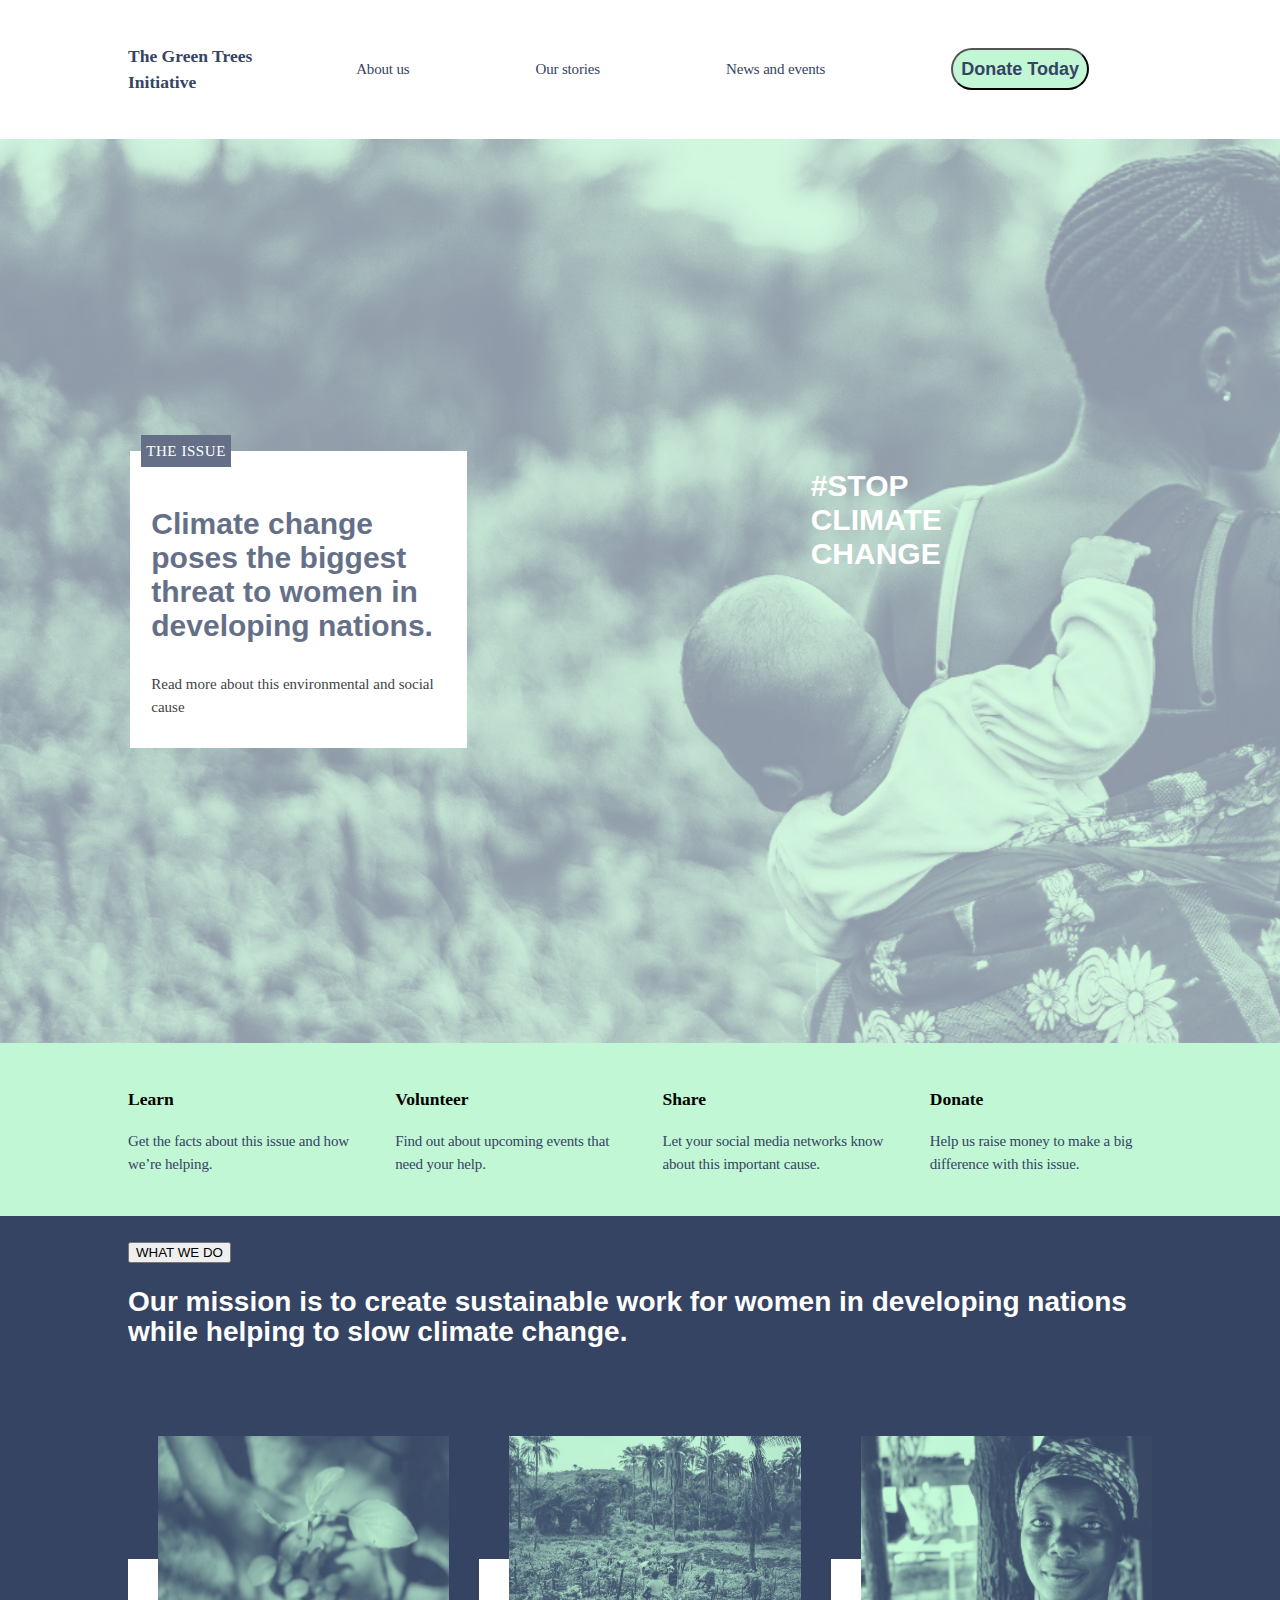
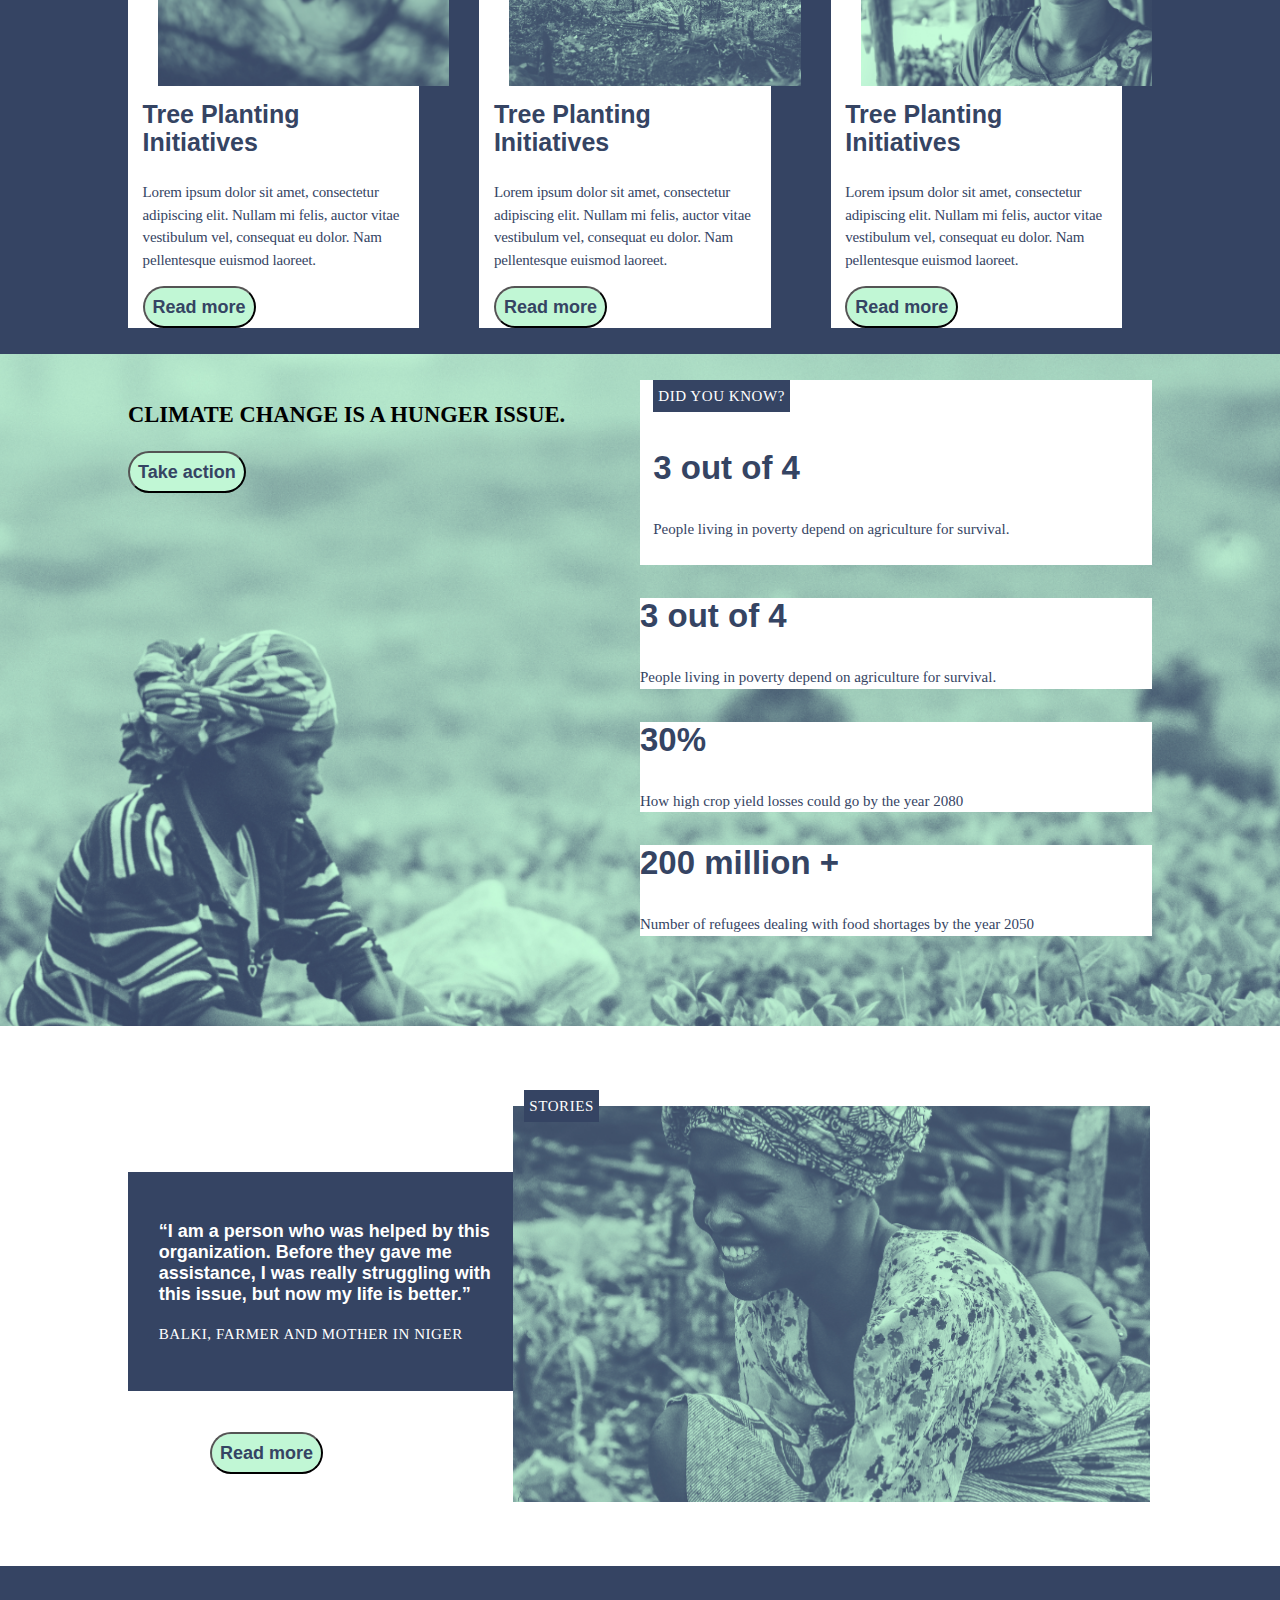
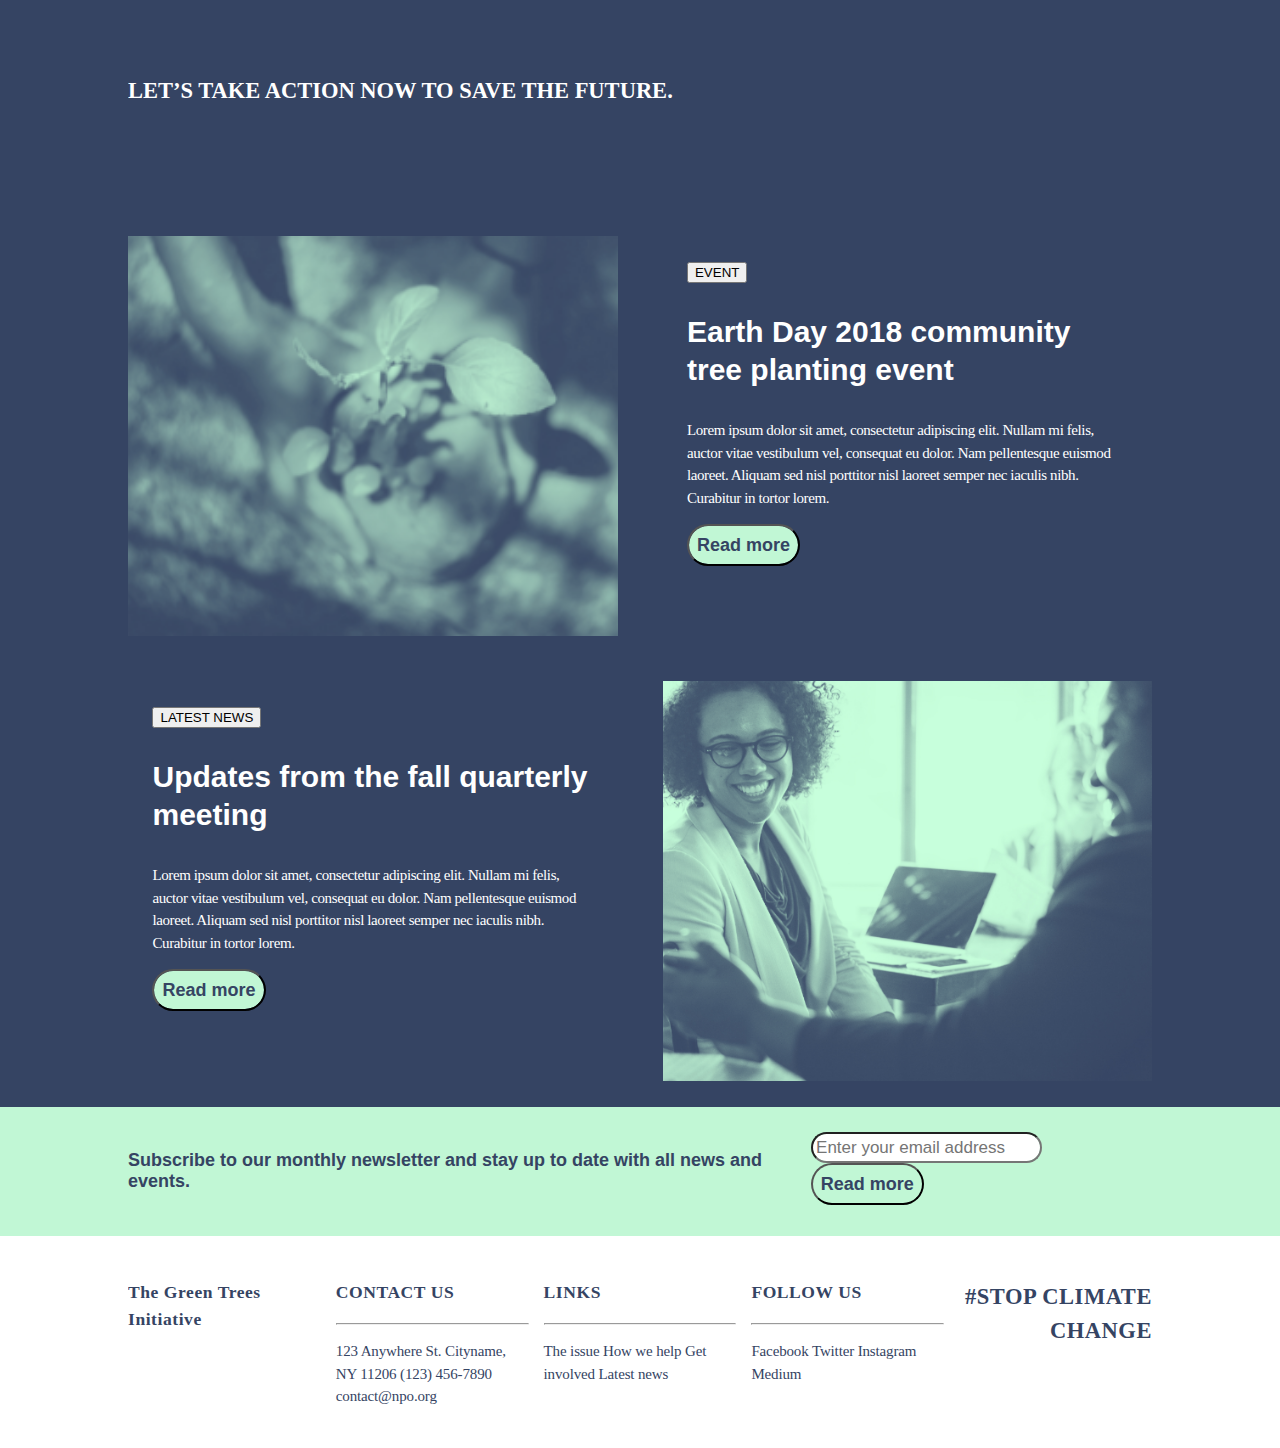
<file: html/index.html>
<!doctype html>
<html lang="en"><head>
    <meta charset="utf-8">
    <meta http-equiv="X-UA-Compatible" content="IE=edge">
    <meta name="description" content="Green Tree Initiative">
    <meta name="viewport" content="width=device-width, initial-scale=1.0, minimum-scale=1.0">
    <link href="../css/styles.css" rel="stylesheet">
    <title>
        Green Tree Initiative
    </title>  
</head>
<body>
  <header>
      <div class="container" id="nav-bar">
        <div id="title">
          <h3>The Green Trees Initiative</h3>
        </div>
        <nav>
            <a href="about.html" class="nav-link">About us</a>
            <a href="#stories" class="nav-link">Our stories</a>
            <a href="#news_and_events" class="nav-link">News and events</a>
            <a href="donation.html"><button id="donate-btn">Donate Today</button></a>
        </nav>
      </div>
    </header>
    
    <section id="the-issue">
      <div class="container">
        <fieldset>
          <legend>THE ISSUE</legend>
          <div id="content">
          <h3>Climate change poses the biggest threat to women in developing nations.</h3>
          <p>Read more about this environmental and social cause</p>
          </div>
        </fieldset>
        <div id="img"><h1>#STOP CLIMATE CHANGE</h1></div>
      </div>
    </section>
         
    <section id="section2">
      <div class="container">
        <div>
          <h3>Learn</h3>
          <p>Get the facts about this issue and how we’re helping.</p>
        </div>
        <div>
          <h3>Volunteer</h3>
          <p>Find out about upcoming events that need your help.</p>
        </div>
        <div>
          <h3>Share</h3>
          <p>Let your social media networks know about this important cause.</p>
        </div>
        <div>
          <h3>Donate</h3>
          <p>Help us raise money to make a big difference with this issue.</p>
        </div>
      </div>
    </section>
    
    <section id="whatwedo">
      <div class="container">
         <div id="header">
                <input type="button"value="WHAT WE DO">
                <h2>Our mission is to create sustainable work for women in developing nations while helping to slow climate change.</h2>
              </div>
        <div class="wrapper">

          <div class="box1">
            <div class="content" id="content1">
              <h3>Tree Planting Initiatives</h3>
                  <p>Lorem ipsum dolor sit amet, consectetur adipiscing elit. Nullam mi felis, auctor vitae vestibulum vel, consequat eu dolor. Nam pellentesque euismod laoreet.</p>
                  <button>Read more</button>
            </div>
            <div class="snap" id="snap1">
            </div>
          </div>
          
          <div class="box2">
            <div class="content" id="content2">
              <h3>Tree Planting Initiatives</h3>
                  <p>Lorem ipsum dolor sit amet, consectetur adipiscing elit. Nullam mi felis, auctor vitae vestibulum vel, consequat eu dolor. Nam pellentesque euismod laoreet.</p>
                  <button>Read more</button>
            </div>
            <div class="snap" id="snap2">
            </div>
          </div>
          <div class="box3">
            <div class="content" id="content3">
              <h3>Tree Planting Initiatives</h3>
                  <p>Lorem ipsum dolor sit amet, consectetur adipiscing elit. Nullam mi felis, auctor vitae vestibulum vel, consequat eu dolor. Nam pellentesque euismod laoreet.</p>
                  <button>Read more</button>
            </div>
            <div class="snap" id="snap3">
            </div>
          </div>
        </div>
      </div>
    </section>
    
    <section id="take-action">
      <div class="container">
        <div id="header">
          <h2>CLIMATE CHANGE IS A HUNGER ISSUE.</h2>
          <button>Take action</button>
        </div>
        <div class="wrapper">
          <div class="box">
            <fieldset>
              <legend>DID YOU KNOW?</legend>
              <h3>3 out of 4</h3>
              <p>People living in poverty depend on agriculture for survival.</p>
          </fieldset>
          </div>
          <div class="box">
            <h3>3 out of 4</h3>
            <p>People living in poverty depend on agriculture for survival.</p>
          </div>
          <div class="box">
            <h3>30%</h3>
            <p>How high crop yield losses could go by the year 2080</p>
          </div>
          <div class="box">
            <h3>200 million +</h3>
            <p>Number of refugees dealing with food shortages by the year 2050</p>
          </div>
        </div>
      </div>
    </section>
    
    <section id="stories">
      <div class="container">
        <fieldset>
          <legend>STORIES</legend>
        </fieldset>
        <div id="content">
          <h3>“I am a person who was helped by this organization. Before they gave me assistance, I was really struggling with this issue, but now my life is better.”</h3>
          <p>BALKI, FARMER AND MOTHER IN NIGER</p>
        </div>
        <button>Read more</button>
      </div>
    </section>
    
    <section id="takeaction">
      <div class="container">
          <h2>LET’S TAKE ACTION NOW TO SAVE THE FUTURE.</h2>

          <div id="inner-box1" class="box">
          <input  type="button" value="EVENT">
          <h3>Earth Day 2018 community tree planting event</h3>
          <p >Lorem ipsum dolor sit amet, consectetur adipiscing elit. Nullam mi felis, auctor vitae vestibulum vel, consequat eu dolor. Nam pellentesque euismod laoreet. Aliquam sed nisl porttitor nisl laoreet semper nec iaculis nibh. Curabitur in tortor lorem.</p>
          <button >Read more</button>
          </div>
          <div id="img1"></div>
        
          <div id="inner-box2" class="box">
          <input type="button" value="LATEST NEWS">
          <h3>Updates from the fall quarterly meeting</h3>
          <p>Lorem ipsum dolor sit amet, consectetur adipiscing elit. Nullam mi felis, auctor vitae vestibulum vel, consequat eu dolor. Nam pellentesque euismod laoreet. Aliquam sed nisl porttitor nisl laoreet semper nec iaculis nibh. Curabitur in tortor lorem.</p>
          <button>Read more</button>
          </div>
          <div id="img2"></div>
        
      </div>
    </section>
    
    <section id="subscribe">
      <div class="container">
        <h3>Subscribe to our monthly newsletter and stay up to date with all news and events.</h3>
        <div><input type="text" placeholder="Enter your email address">
          <button>Read more</button></div>
      </div>
    </section>
    
    <footer>
      <div class="container">
        <div class="title">
          <h3>The Green Trees Initiative</h3>
        </div>
        <div class="contact-info">
          <h3>CONTACT US</h3>
          <hr>
          <p>123 Anywhere St. Cityname, NY 11206 (123) 456-7890 contact@npo.org</p>
        </div>
        <div class="link">
          <h3>LINKS</h3>
          <hr>
          <p>The issue How we help Get involved Latest news</p>
        </div>
        <div class="social-network">
          <h3>FOLLOW US</h3>
          <hr>
          <p>Facebook Twitter Instagram Medium</p>
        </div>
        <div class="hashtag">
          <h2>#STOP CLIMATE CHANGE</h2>
      </div>
    </footer>
</body>
</file>
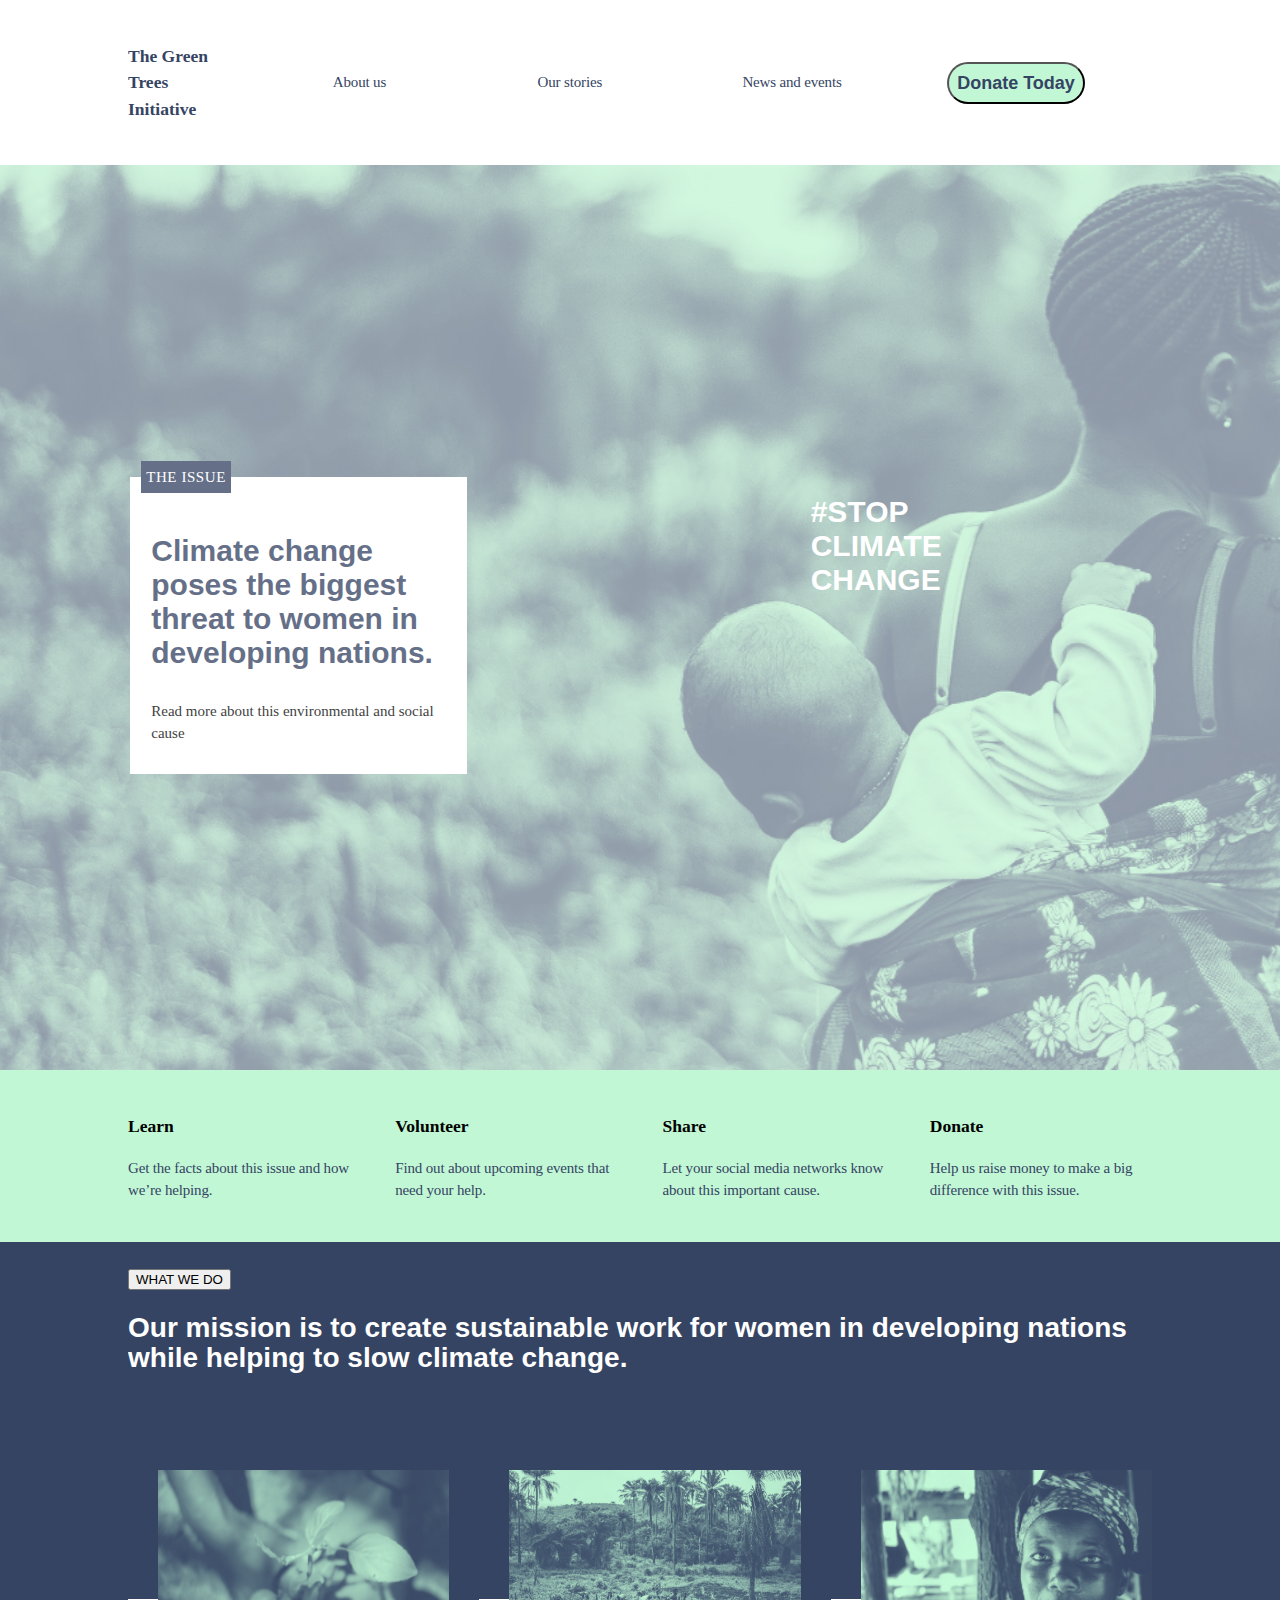
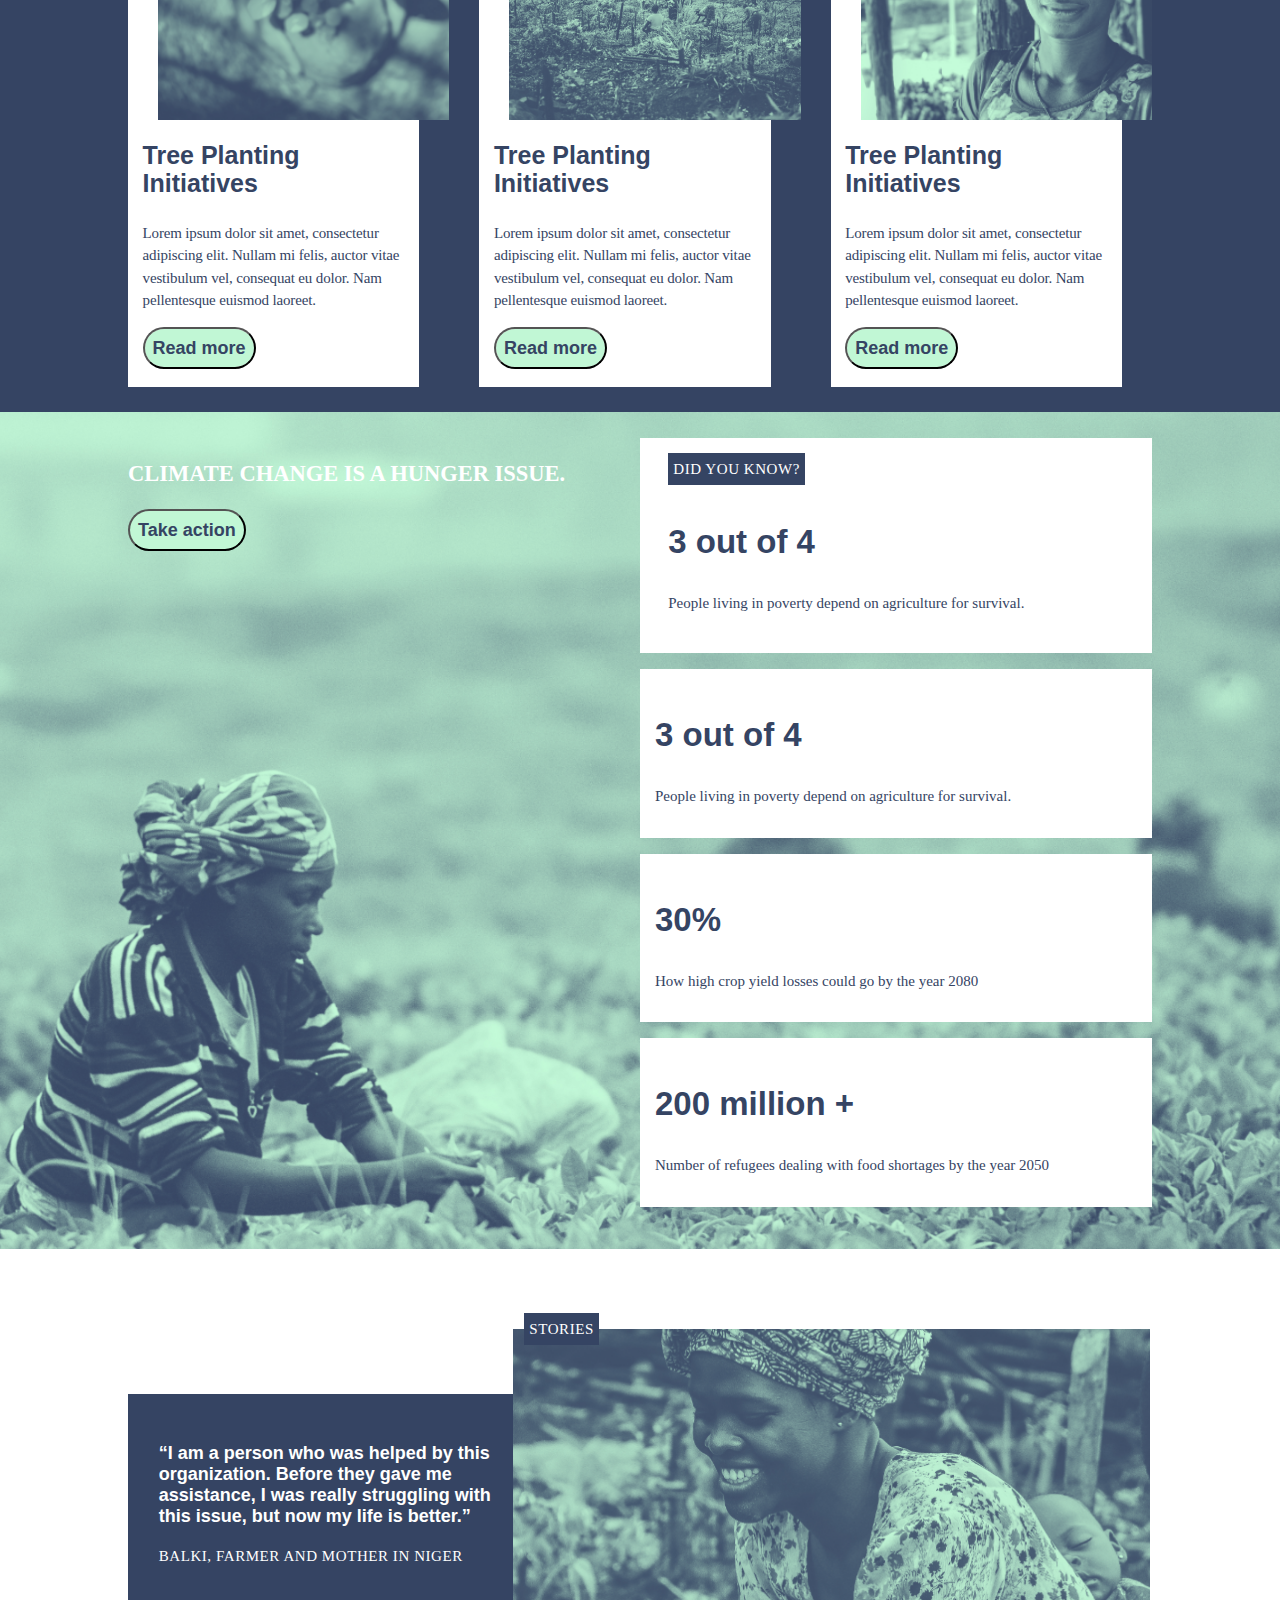
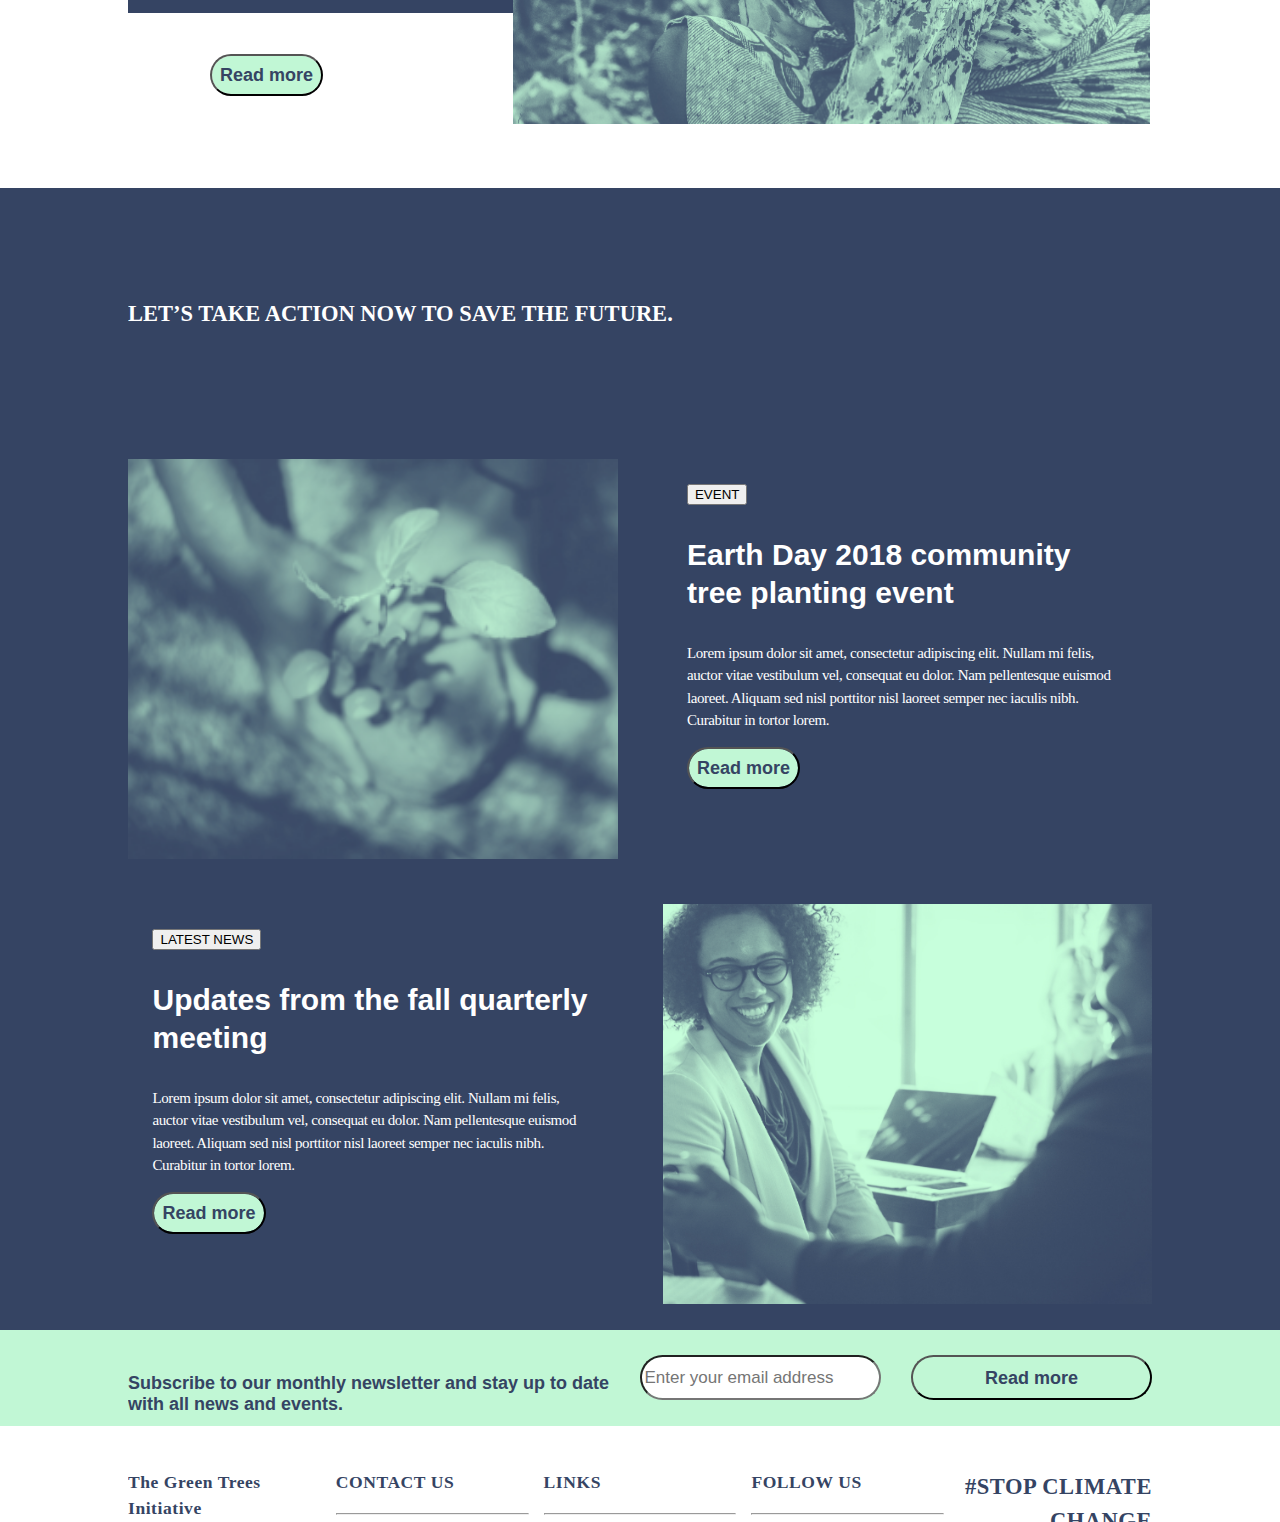
<file: public/index.html>
<!doctype html>
<html lang="en"><head>
    <meta charset="utf-8">
    <meta http-equiv="X-UA-Compatible" content="IE=edge">
    <meta name="description" content="Green Tree Initiative">
    <meta name="viewport" content="width=device-width, initial-scale=1.0, minimum-scale=1.0">
    <link href="./css/styles.css" rel="stylesheet">
    <title>
        Green Tree Initiative
    </title>  
</head>
<body>
  <header>
      <div class="container" id="nav-bar">
        <div id="title">
          <h3>The Green Trees Initiative</h3>
        </div>
        <nav id="nav1">
            <a href="about.html" class="nav-link">About us</a>
            <a href="#stories" class="nav-link">Our stories</a>
            <a href="#news_and_events" class="nav-link">News and events</a>
        </nav>
        <nav id="nav2">
            <a href="donation.html"><button id="donate-btn">Donate Today</button></a>
        </nav>
      </div>
    </header>
    
    <section id="the-issue">
      <div class="container">
        <fieldset>
          <legend>THE ISSUE</legend>
          <div id="content">
          <h3>Climate change poses the biggest threat to women in developing nations.</h3>
          <p>Read more about this environmental and social cause</p>
          </div>
        </fieldset>
        <div id="img"><h1>#STOP CLIMATE CHANGE</h1></div>
      </div>
    </section>
         
    <section id="section2">
      <div class="container">
        <div>
          <h3>Learn</h3>
          <p>Get the facts about this issue and how we’re helping.</p>
        </div>
        <div>
          <h3>Volunteer</h3>
          <p>Find out about upcoming events that need your help.</p>
        </div>
        <div>
          <h3>Share</h3>
          <p>Let your social media networks know about this important cause.</p>
        </div>
        <div>
          <h3>Donate</h3>
          <p>Help us raise money to make a big difference with this issue.</p>
        </div>
      </div>
    </section>
    
    <section id="whatwedo">
      <div class="container">
         <div id="header">
                <input type="button"value="WHAT WE DO">
                <h2>Our mission is to create sustainable work for women in developing nations while helping to slow climate change.</h2>
              </div>
        <div class="wrapper">

          <div class="box1">
            <div class="content" id="content1">
              <h3>Tree Planting Initiatives</h3>
                  <p>Lorem ipsum dolor sit amet, consectetur adipiscing elit. Nullam mi felis, auctor vitae vestibulum vel, consequat eu dolor. Nam pellentesque euismod laoreet.</p>
                  <button>Read more</button>
            </div>
            <div class="snap" id="snap1">
            </div>
          </div>
          
          <div class="box2">
            <div class="content" id="content2">
              <h3>Tree Planting Initiatives</h3>
                  <p>Lorem ipsum dolor sit amet, consectetur adipiscing elit. Nullam mi felis, auctor vitae vestibulum vel, consequat eu dolor. Nam pellentesque euismod laoreet.</p>
                  <button>Read more</button>
            </div>
            <div class="snap" id="snap2">
            </div>
          </div>
          <div class="box3">
            <div class="content" id="content3">
              <h3>Tree Planting Initiatives</h3>
                  <p>Lorem ipsum dolor sit amet, consectetur adipiscing elit. Nullam mi felis, auctor vitae vestibulum vel, consequat eu dolor. Nam pellentesque euismod laoreet.</p>
                  <button>Read more</button>
            </div>
            <div class="snap" id="snap3">
            </div>
          </div>
        </div>
      </div>
    </section>
    
    <section id="take-action">
      <div class="container">
        <div id="header">
          <h2>CLIMATE CHANGE IS A HUNGER ISSUE.</h2>
          <button>Take action</button>
        </div>
        <div class="wrapper">
          <div class="box">
            <fieldset>
              <legend>DID YOU KNOW?</legend>
              <h3>3 out of 4</h3>
              <p>People living in poverty depend on agriculture for survival.</p>
          </fieldset>
          </div>
          <div class="box">
            <h3>3 out of 4</h3>
            <p>People living in poverty depend on agriculture for survival.</p>
          </div>
          <div class="box">
            <h3>30%</h3>
            <p>How high crop yield losses could go by the year 2080</p>
          </div>
          <div class="box">
            <h3>200 million +</h3>
            <p>Number of refugees dealing with food shortages by the year 2050</p>
          </div>
        </div>
      </div>
    </section>
    
    <section id="stories">
      <div class="container">
        <fieldset>
          <legend>STORIES</legend>
        </fieldset>
        <div id="content">
          <h3>“I am a person who was helped by this organization. Before they gave me assistance, I was really struggling with this issue, but now my life is better.”</h3>
          <p>BALKI, FARMER AND MOTHER IN NIGER</p>
        </div>
        <button>Read more</button>
      </div>
    </section>
    
    <section id="takeaction">
      <div class="container">
          <h2>LET’S TAKE ACTION NOW TO SAVE THE FUTURE.</h2>

          <div id="inner-box1" class="box">
          <input  type="button" value="EVENT">
          <h3>Earth Day 2018 community tree planting event</h3>
          <p >Lorem ipsum dolor sit amet, consectetur adipiscing elit. Nullam mi felis, auctor vitae vestibulum vel, consequat eu dolor. Nam pellentesque euismod laoreet. Aliquam sed nisl porttitor nisl laoreet semper nec iaculis nibh. Curabitur in tortor lorem.</p>
          <button >Read more</button>
          </div>
          <div id="img1"></div>
        
          <div id="inner-box2" class="box">
          <input type="button" value="LATEST NEWS">
          <h3>Updates from the fall quarterly meeting</h3>
          <p>Lorem ipsum dolor sit amet, consectetur adipiscing elit. Nullam mi felis, auctor vitae vestibulum vel, consequat eu dolor. Nam pellentesque euismod laoreet. Aliquam sed nisl porttitor nisl laoreet semper nec iaculis nibh. Curabitur in tortor lorem.</p>
          <button>Read more</button>
          </div>
          <div id="img2"></div>
        
      </div>
    </section>
    
    <section id="subscribe">
      <div class="container">
        <h3>Subscribe to our monthly newsletter and stay up to date with all news and events.</h3>
        <input type="text" placeholder="Enter your email address">
          <button>Read more</button>
      </div>
    </section>
    
    <footer>
      <div class="container">
        <div class="title">
          <h3>The Green Trees Initiative</h3>
        </div>
        <div class="contact-info">
          <h3>CONTACT US</h3>
          <hr>
          <p>123 Anywhere St. Cityname, NY 11206 (123) 456-7890 contact@npo.org</p>
        </div>
        <div class="link">
          <h3>LINKS</h3>
          <hr>
          <p>The issue How we help Get involved Latest news</p>
        </div>
        <div class="social-network">
          <h3>FOLLOW US</h3>
          <hr>
          <p>Facebook Twitter Instagram Medium</p>
        </div>
        <div class="hashtag">
          <h2>#STOP CLIMATE CHANGE</h2>
      </div>
    </footer>
</body>
</file>
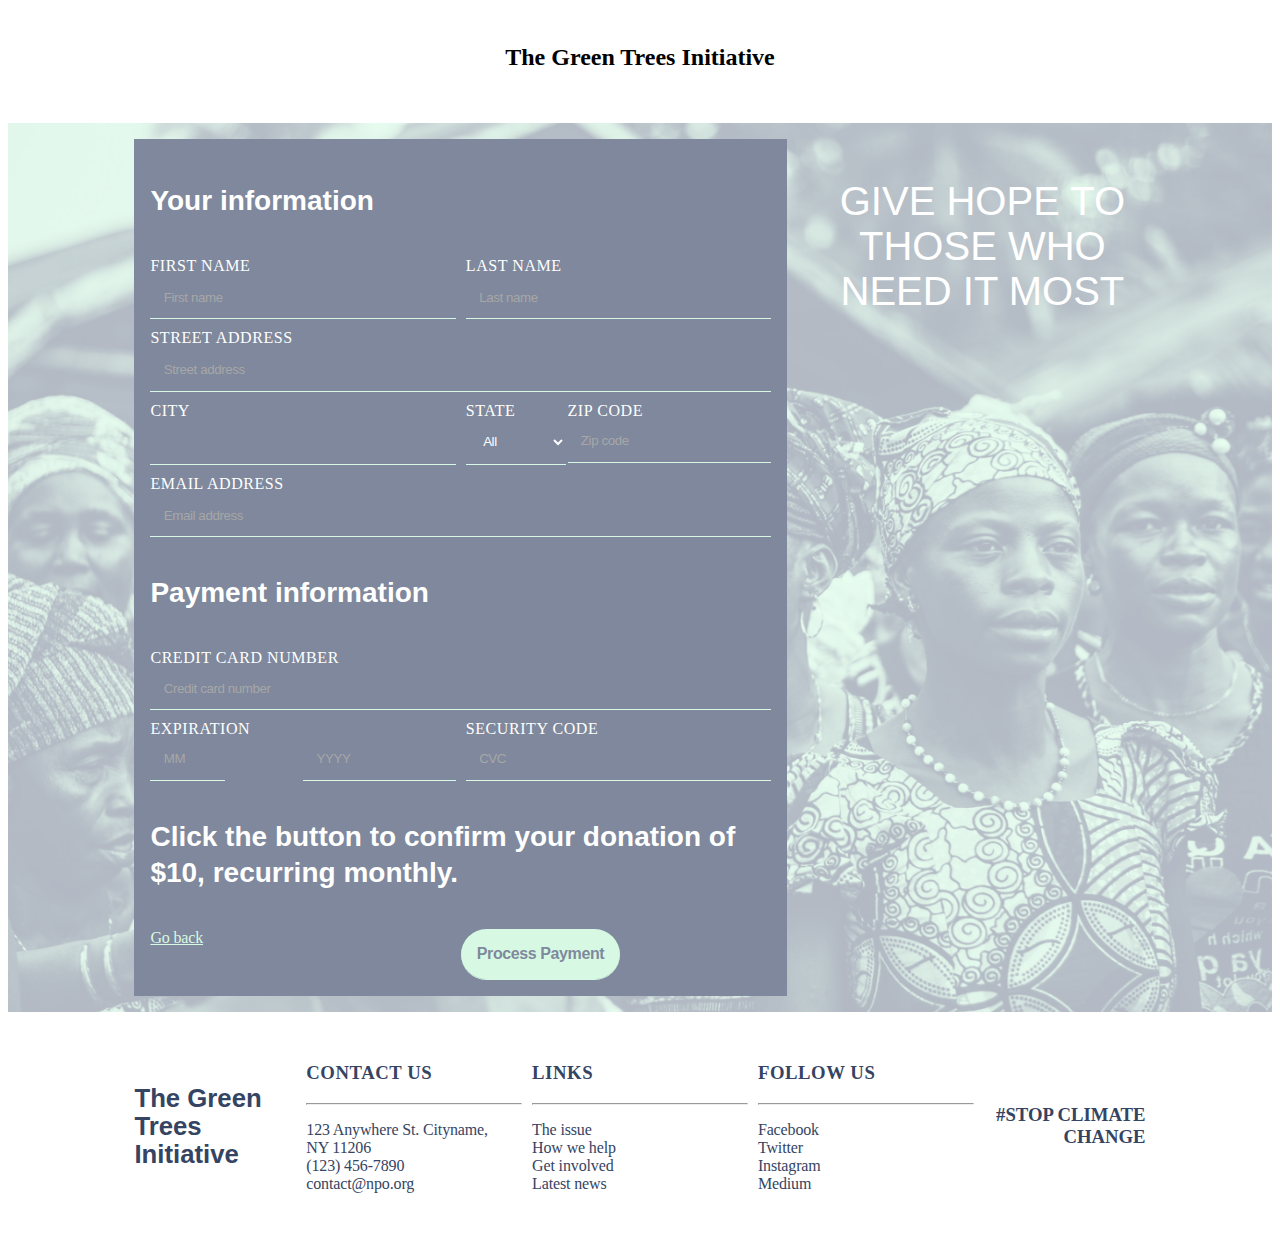
<file: html/donation.html>
<!doctype html>
<html lang="en"><head>
    <meta charset="utf-8">
    <meta http-equiv="X-UA-Compatible" content="IE=edge">
    <meta name="description" content="Green Tree Initiative">
    <meta name="viewport" content="width=device-width, initial-scale=1.0, minimum-scale=1.0">
    <link  href="../css/donation.css" rel="stylesheet">
    
    <title>
        Green Tree Initiative
    </title>  
</head>

<body>
    <header>
         <section><h2>The Green Trees Initiative</h2></section>
    </header>

    <main>
        <section class="container">
          <div class="wrapper">
            <div id="header" class="header">
                <p>GIVE HOPE TO THOSE WHO NEED IT MOST<p>
            </div>

          <div class="form">
            <p class="head">Your information</p>
            <div class="top-form">
                    <div class="fname" >
                        <label for="firstname">FIRST NAME</label>
                        <input type="text" name="firstname"  placeholder="First name">
                    </div>
                    <div class="lname">
                        <label for="lastname">LAST NAME</label>
                        <input type="text" name="lastname"  placeholder="Last name">
                    </div>
                    <div class="street-address">
                        <label for="address">STREET ADDRESS</label>
                        <input type="text" class="full-width" name="adress"  placeholder="Street address">
                    </div>

                    <div class="city">
                        <label for="city">CITY</label>
                        <input type="text" name="city">
                    </div>
                    <div class="state">
                      <div id="state">
                        <label for="state">STATE</label>
                        <select name="state" id="">
                            <option value="All">All</option>
                        </select>
                    </div>
                    <div class="zipcode">
                        <label for="zipcode">ZIP CODE</label>
                        <input type="number" name="zipcode" placeholder="Zip code">
                    </div>
                </div>

                    <div class="email">
                        <label for="email">EMAIL ADDRESS</label>
                        <input type="email" class="full-width" name="email" placeholder="Email address">
                    </div>
            </div>

            <p class="head">Payment information</p>
            <div class="middle-form">
 
                <div class="card" >
                    <label for="creditcardnumber">CREDIT CARD NUMBER</label>
                    <input type="number" class="card-number full-width" name="number" placeholder="Credit card number">
                </div>

                    <div class="card-expire">
                      <div class="card-month">
                        <label for="expiration">EXPIRATION</label>
                        <input type="number"  name="month" placeholder="MM" min=1 max=12>
                    </div>
                    <div class="card-year">
                        <label for="year"></label>
                        <input type="number" name="year" placeholder="YYYY" min=2018 max=2020>
                    </div>
                  </div>
                    <div class="card-security">
                        <label for="securitycode">SECURITY CODE</label>
                        <input type="text"  name="securitycode"  placeholder="CVC">
                    </div>
            </div>

            <p class="full-width head">Click the button to confirm your donation of $10, recurring monthly.</p>
            <div class="bottom-form">
                    <nav>
                        <a href="homepage.html">Go back</a>
                      </nav>
                    <div class="payment-btn">
                        <input type="submit" value="Process Payment" id="button">
                    </div>
            </div>
         </div>
        </section>
    </main>

    <footer>
        <section>
        <div id="footer-head">
            <h3>The Green Trees Initiative</h3>
        </div>
        <div id="footer-mid">
            <div class="contact-us">
              <h3>CONTACT US</h3>
                <hr>
                <p>123 Anywhere St. Cityname,<br> NY 11206 <br>(123) 456-7890 <br>contact@npo.org</p>
            </div>
            <div>
               <h3>LINKS</h3>
                <hr>
                <p>The issue<br> How we help<br> Get involved<br> Latest news</p>
            </div>
            <div> 
              <h3>FOLLOW US</h3>
                <hr>
                <p>Facebook <br>Twitter<br> Instagram <br>Medium</p>
            </div>
        </div>
          <div id="footer-end"><h3>#STOP CLIMATE CHANGE</h3></div>
        </section>
    </footer>
</body>
</file>
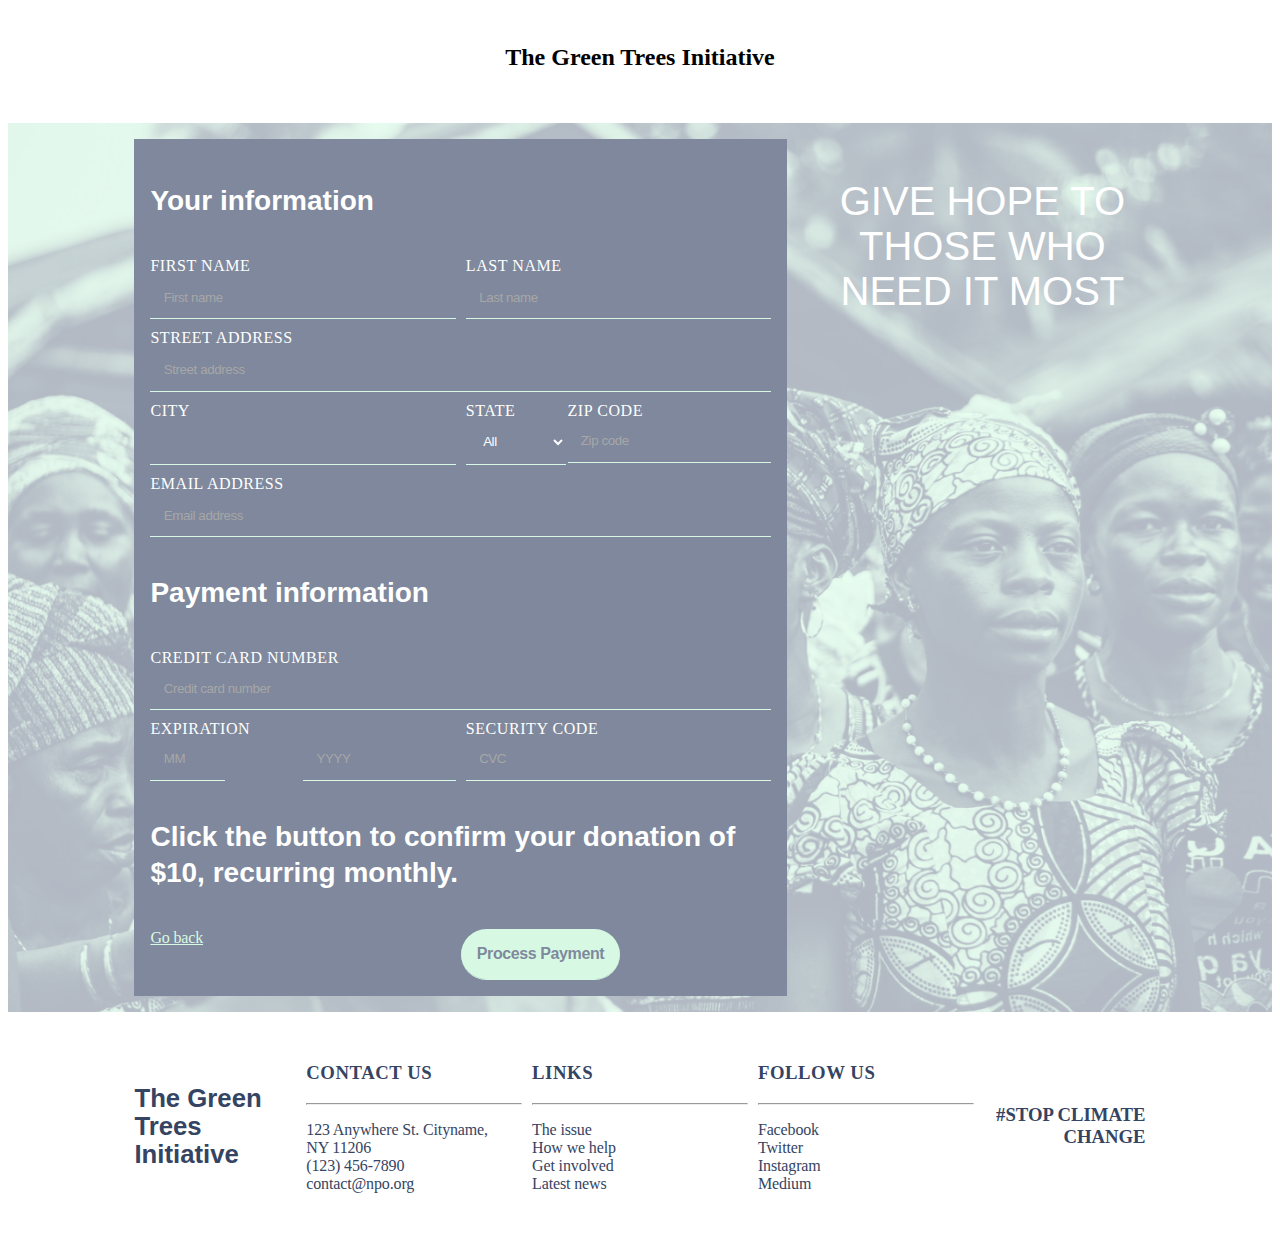
<file: public/donation.html>
<!doctype html>
<html lang="en"><head>
    <meta charset="utf-8">
    <meta http-equiv="X-UA-Compatible" content="IE=edge">
    <meta name="description" content="Green Tree Initiative">
    <meta name="viewport" content="width=device-width, initial-scale=1.0, minimum-scale=1.0">
    <link  href="./css/donation.css" rel="stylesheet">
    
    <title>
        Green Tree Initiative
    </title>  
</head>

<body>
    <header>
         <section><h2>The Green Trees Initiative</h2></section>
    </header>

    <main>
        <section class="container">
          <div class="wrapper">
            <div id="header" class="header">
                <p>GIVE HOPE TO THOSE WHO NEED IT MOST<p>
            </div>

          <div class="form">
            <p class="head">Your information</p>
            <div class="top-form">
                    <div class="fname" >
                        <label for="firstname">FIRST NAME</label>
                        <input type="text" name="firstname"  placeholder="First name">
                    </div>
                    <div class="lname">
                        <label for="lastname">LAST NAME</label>
                        <input type="text" name="lastname"  placeholder="Last name">
                    </div>
                    <div class="street-address">
                        <label for="address">STREET ADDRESS</label>
                        <input type="text" class="full-width" name="adress"  placeholder="Street address">
                    </div>

                    <div class="city">
                        <label for="city">CITY</label>
                        <input type="text" name="city">
                    </div>
                    <div class="state">
                      <div id="state">
                        <label for="state">STATE</label>
                        <select name="state" id="">
                            <option value="All">All</option>
                        </select>
                    </div>
                    <div class="zipcode">
                        <label for="zipcode">ZIP CODE</label>
                        <input type="number" name="zipcode" placeholder="Zip code">
                    </div>
                </div>

                    <div class="email">
                        <label for="email">EMAIL ADDRESS</label>
                        <input type="email" class="full-width" name="email" placeholder="Email address">
                    </div>
            </div>

            <p class="head">Payment information</p>
            <div class="middle-form">
 
                <div class="card" >
                    <label for="creditcardnumber">CREDIT CARD NUMBER</label>
                    <input type="number" class="card-number full-width" name="number" placeholder="Credit card number">
                </div>

                    <div class="card-expire">
                      <div class="card-month">
                        <label for="expiration">EXPIRATION</label>
                        <input type="number"  name="month" placeholder="MM" min=1 max=12>
                    </div>
                    <div class="card-year">
                        <label for="year"></label>
                        <input type="number" name="year" placeholder="YYYY" min=2018 max=2020>
                    </div>
                  </div>
                    <div class="card-security">
                        <label for="securitycode">SECURITY CODE</label>
                        <input type="text"  name="securitycode"  placeholder="CVC">
                    </div>
            </div>

            <p class="full-width head">Click the button to confirm your donation of $10, recurring monthly.</p>
            <div class="bottom-form">
                    <nav>
                        <a href="index.html">Go back</a>
                      </nav>
                    <div class="payment-btn">
                        <input type="submit" value="Process Payment" id="button">
                    </div>
            </div>
         </div>
        </section>
    </main>

    <footer>
        <section>
        <div id="footer-head">
            <h3>The Green Trees Initiative</h3>
        </div>
        <div id="footer-mid">
            <div class="contact-us">
              <h3>CONTACT US</h3>
                <hr>
                <p>123 Anywhere St. Cityname,<br> NY 11206 <br>(123) 456-7890 <br>contact@npo.org</p>
            </div>
            <div>
               <h3>LINKS</h3>
                <hr>
                <p>The issue<br> How we help<br> Get involved<br> Latest news</p>
            </div>
            <div> 
              <h3>FOLLOW US</h3>
                <hr>
                <p>Facebook <br>Twitter<br> Instagram <br>Medium</p>
            </div>
        </div>
          <div id="footer-end"><h3>#STOP CLIMATE CHANGE</h3></div>
        </section>
    </footer>
</body>
</file>
<file: css/styles.css>
body{
    font:15px/1.5 Helvetica sans-serif;
    padding:0;
    margin:0;
}
.container{
    width:80%;
    padding-top:2%;
    padding-bottom: 2%;
    margin:auto;
    overflow:hidden;
}

button{
    background: #C1F7D5 0% 0% no-repeat padding-box;
    border-radius: 100px;
    opacity: 1;
    text-align: center;
    padding:8px;
    font: Bold 18px/22px Helvetica;
    letter-spacing: 0px;
    color: #354463;
}

legend{
    background: #354463 0% 0% no-repeat padding-box;
    text-align: left;
    padding:5px;
    font: Regular 14px/17px Helvetica;
    letter-spacing: 0.56px;
    color: #FFFFFF;
}
fieldset{
    border: none;
}

header{
    height:auto;
    width:100%;
    background: #FFFFFF 0% 0% no-repeat padding-box;
    opacity: 1;
}

header #nav-bar{
    display:flex;
    align-items:center;
    justify-content:space-between;
}

header #title{
    text-align:left;
    color: #354463;
}

header nav{
    display:flex;
    height:auto;
    width:100%;
    align-items: center;
    justify-content: space-around;
}

header a{
    text-decoration: none;
    text-align: left;
    font: Light 16px/24px Helvetica;
    letter-spacing: -0.16px;
    color: #354463;
}

#the-issue{
    width:100%;
    min-height: 672px;
    background: transparent url('../img/annie-spratt-135307-unsplash.png') no-repeat center;
    background-size: cover;
    opacity: 0.76; 
}
#the-issue .container{
  display:grid;
  grid-template-columns:1fr 1fr 1fr 1fr 1fr 1fr;
  grid-template-rows:1fr 1fr 1fr 1fr 1fr 1fr;
 
}

#the-issue h3{
    font: Bold 30px Helvetica;
    letter-spacing: 0px;
    color: #354463;
}

#the-issue #content{
    padding:5px 10px;
    text-align: left;
}

#the-issue fieldset{
    background: #FFFFFF 0% 0% no-repeat padding-box;
    opacity: 1;
  grid-area:2/1/6/3;
  place-self:center;
}

#the-issue #img{
    opacity: 1;
    grid-area:3/5/3/6;
}
#the-issue #img h1{
    font: Bold 30px Helvetica;
    letter-spacing: 0px;
    color: #FFFFFF;
}

#section2{
    background: #C1F7D5 0% 0% no-repeat padding-box;
    opacity: 1;
}

#section2 .container{
  display:grid;
  grid-template-columns:1fr 1fr 1fr 1fr;
  grid-gap:3em;
}
#section2 p{
    text-align: left;
    font: Light 15px Helvetica;
    letter-spacing: -0.16px;
    color: #354463;
    opacity: 1;
}

#whatwedo{
    width:100%;
    background: #354463 0% 0% no-repeat padding-box;
    opacity: 1;
    margin:0;
  }
  #whatwedo .container{
    display:grid;
    grid-template-rows:1fr 3fr;
    grid-gap:2em;
  }
  #whatwedo .container  #header{
    grid-row:1/2;
  }
  #whatwedo .container .wrapper{
    grid-row:2/3;
    display:grid;
    grid-template-columns:1fr 1fr 1fr;
    grid-gap:2em;
  }
  
  #whatwedo .container .wrapper .box1,.box2,.box3{
    background: #354463 0% 0% no-repeat padding-box;
    opacity: 1;
    display:grid;
    grid-template-columns:2em 1fr 2em;
    grid-template-rows:1fr 1fr 2fr;
  }
  #whatwedo .container .wrapper .snap{
    max-height:250px;
    width:100%;
  }
  #whatwedo .container .wrapper #snap1{
    background: transparent url('../img/tree-planting.png') no-repeat center;
    background-size: cover; 
  }
  #whatwedo .container .wrapper #snap2{
    background: transparent url('../img/education-training@2x.png') no-repeat center;
    background-size: cover;
  }
  #whatwedo .container .wrapper #snap3{
    background: transparent url('../img/advocacy.png') no-repeat center;
    background-size: cover;
  }
  #whatwedo .container .wrapper #snap1,#snap2,#snap3{
    grid-area:1/2/4/4;
  }
  #whatwedo .container .wrapper #content1,#content2,#content3{
    grid-area:2/1/4/3;
    background: #FFFFFF 0% 0% no-repeat padding-box;
    opacity: 1;
    padding-top:40%;
    padding-left:5%;
    padding-right:5%;
  }
  #whatwedo .container .wrapper .content h3{
      text-align: left;
    font: Bold 25px/28px Helvetica;
    letter-spacing: 0px;
    color: #354463;
    opacity: 1;
  }
  #whatwedo .container .wrapper .content p{
    text-align: left;
    font: Light 16px/24px Helvetica;
    letter-spacing: -0.16px;
    color: #354463;
    opacity: 1;
  }
  #whatwedo .container .wrapper .content button{
    background: #C1F7D5 0% 0% no-repeat padding-box;
  border-radius: 100px;
  opacity: 1;
  }
  #whatwedo .container #header h2{
    text-align: left;
    font: Bold 28px/30px Helvetica;
    letter-spacing: 0px;
    color: #FFFFFF;
    opacity: 1;
  }

#take-action{
    width:100%;
    min-height: 672px;
    background: transparent url('../img/Did you know background.png') no-repeat center;
    opacity: 1;
    background-size: cover;
}
#take-action .container{
    display:grid;
    grid-template-columns:1fr 1fr;
  }
  #take-action .container #header{
    grid-column:1/2;
  }
  #take-action .container .wrapper{
    grid-column:2/3;
    grid-template-rows:1fr 1fr 1fr;
    grid-gap:3em;
  }
  #take-action .container .wrapper .box{
    background-color:white;
    letter-spacing: 0px;
    color: #354463;
  }
  #take-action .container .wrapper .box h3{
    text-align: left;
    font: Bold 33px/35px Helvetica;
    letter-spacing: 0px;
    color: #354463;
    opacity: 1;
  }

#stories{
    background: #FFFFFF 0% 0% no-repeat padding-box;
    opacity: 1;
    height: 100%;
    width: 100%;
}

#stories .container{
  padding-top:5%;
  padding-bottom: 5%;
}
#stories .container #content{
    background: #354463 0% 0% no-repeat padding-box;
    opacity: 1;
    height:10%;
    width: 50%;
    padding:3%;
    margin-top:8%;
}

#stories .container h3{
    text-align: left;
    font: Bold 18px Helvetica;
    letter-spacing: 0px;
    color: #FFFFFF;
    opacity: 1;
}
#stories .container p{
    text-align: left;
    font: Regular 14px/17px Helvetica;
    letter-spacing: 0.56px;
    color: #FFFFFF;
}

#stories fieldset{
    float:right;
    width:60%;
    min-height: 300px;
    background: transparent url('../img/lady-baby.png') no-repeat center;
    background-size: cover;
    padding-top:10%;
}
#stories .container button{
    margin-top: 4%;
    margin-left: 8%;
}

#takeaction{
    background: #354463 0% 0% no-repeat padding-box;
    opacity:1;
}

#takeaction h2{
    font: Regular 72px Flood Std;
    letter-spacing: 0px;
    color: #FFFFFF;
}

#takeaction .container #img1,#img2{
    min-height:400px;
    width:100%;
}
#takeaction .container{
  display:grid;
  grid-template-columns:1fr 1fr;
  grid-template-rows:200px 1fr 1fr;
  grid-gap:3em;
}
#takeaction .container h2{
  grid-area:1/1/2/3;
  align-self:center;
}
#takeaction .container #inner-box1{
  grid-area:2/2/3/3;
  padding:5%;
}
#takeaction .container #inner-box2{
  grid-area:3/1/4/2;
  padding:5%;
}
#takeaction .container #img1{
  grid-area:2/1/3/2;
}
#takeaction .container #img2{
  grid-area:3/2/4/3;
}
#takeaction #img1{
    background: transparent url('../img/tree-planting.png') no-repeat center;
    background-size: cover;
    opacity: 1;
}
#takeaction #img2{
    background: transparent url('../img/meeting.png')  no-repeat center;
    background-size:cover;
}

#takeaction .container .box h3{
    text-align: left;
    font: Bold 30px/38px Helvetica;
    letter-spacing: 0px;
    color: #FFFFFF;
}
#takeaction .container .box p{
    text-align: left;
    font: Light 20px/32px Helvetica;
    letter-spacing: -0.4px;
    color: #FFFFFF;
    opacity: 1;
}

#subscribe{
    background: #C1F7D5 0% 0% no-repeat padding-box;
    opacity: 1;
}
#subscribe .container,footer .container{
  display:grid;
  grid-template-columns:2fr 1fr;
}

#subscribe .container input{
    background: #FFFFFF 0% 0% no-repeat padding-box;
    border-radius: 100px;
    padding:1%;
    font-size: 17px;
    opacity: 1;
  
}
#subscribe .container h3{
    font: Bold 18px Helvetica;
    letter-spacing: 0px;
    color: #354463;
}

footer{
    background: #FFFFFF 0% 0% no-repeat padding-box;
    opacity: 1;
}
footer .container{
  display:grid;
  grid-template-columns:1fr 1fr 1fr 1fr 1fr;
  grid-gap:1em;
}

footer .container h3{
    font: Regular 14px/17px Helvetica;
    letter-spacing: 0.56px;
    color: #354463;
}
footer .container h2{
    font: Regular 28px/25px Helvetica;
    letter-spacing: 0.56px;
    color: #354463;
    text-align:right;
}
footer .container p{
    text-align: left;
    font: Light 14px/20px Helvetica;
    letter-spacing: -0.14px;
    color: #354463;
}


@media screen and (min-width: 768px) and (max-width: 1024px){
  body{
    font:15px/1.5 Helvetica sans-serif;
    padding:0;
    margin:0;
}
.container{
    width:80%;
    padding-top:2%;
    padding-bottom: 2%;
    margin:auto;
    overflow:hidden;
}

button{
    background: #C1F7D5 0% 0% no-repeat padding-box;
    border-radius: 100px;
    opacity: 1;
    text-align: center;
    padding:8px;
    font: Bold 18px/22px Helvetica;
    letter-spacing: 0px;
    color: #354463;
}

legend{
    background: #354463 0% 0% no-repeat padding-box;
    text-align: left;
    padding:5px;
    font: Regular 14px/17px Helvetica;
    letter-spacing: 0.56px;
    color: #FFFFFF;
}
fieldset{
    border: none;
}

header{
    height:auto;
    width:100%;
    background: #FFFFFF 0% 0% no-repeat padding-box;
    opacity: 1;
}

header #nav-bar{
 display:grid;
  grid-template-columns:1fr 1fr;
 grid-template-rows:1fr 1fr;
  grid-gap:10px;
}

header #title{
    text-align:left;
    color: #354463;
    grid-area:1/1/2/2;
}

header nav{
  grid-area:2/1/3/3;
  display:grid;
  grid-template-columns:1fr 1fr 1fr 1fr;
  justify-content:space-between;
}

header a{
    text-decoration: none;
    text-align: left;
    font: Light 16px/24px Helvetica;
    letter-spacing: -0.16px;
    color: #354463;
}

#the-issue{
    width:100%;
    min-height: 672px;
    background: transparent url('../img/annie-spratt-135307-unsplash.png') no-repeat center;
    background-size: cover;
    opacity: 0.76; 
}
#the-issue .container{
  display:grid;
  grid-template-columns:1fr 1fr 1fr 1fr 1fr 1fr;
  grid-template-rows:1fr 1fr 1fr 1fr 1fr 1fr;
 
}

#the-issue h3{
    font: Bold 30px Helvetica;
    letter-spacing: 0px;
    color: #354463;
}

#the-issue #content{
    padding:5px 10px;
    text-align: left;
}

#the-issue fieldset{
    background: #FFFFFF 0% 0% no-repeat padding-box;
    opacity: 1;
  grid-area:4/1/7/6;/*change*/
  place-self:center;
}

#the-issue #img{
    opacity: 1;
    grid-area:2/1/3/2;/*change*/
}

#section2{
    background: #C1F7D5 0% 0% no-repeat padding-box;
    opacity: 1;
}

#section2 .container{
  display:grid;
  grid-template-columns:1fr 1fr;/*change*/
  grid-gap:3em;
}
#section2 p{
    text-align: left;
    font: Light 15px Helvetica;
    letter-spacing: -0.16px;
    color: #354463;
    opacity: 1;
}

#whatwedo{
    width:100%;
    background: #354463 0% 0% no-repeat padding-box;
    opacity: 1;
    margin:0;
  }
 
 #whatwedo .container{
  display:grid;
   grid-template-columns:1fr 1fr;
  grid-template-rows:200px 2fr;
  grid-gap:2em;
}
#whatwedo .container  #header{
  grid-area:1/1/2/3;
}
#whatwedo .container .wrapper{
  grid-area:2/1/3/3;
  display:grid;
  grid-template-columns:1fr 1fr 1fr;
  grid-template-rows:1fr 1fr 1fr;
  grid-gap:2em;
}
  #whatwedo .container .wrapper .box1{
    grid-area:1/1/2/4;
  }
  #whatwedo .container .wrapper .box2{
    grid-area:2/1/3/4;
  }
  #whatwedo .container .wrapper .box3{
    grid-area:3/1/4/4;
  }
#whatwedo .container .wrapper .box1,.box2,.box3{
  background: #FFFFFF 0% 0% no-repeat padding-box;
  opacity: 1;
  display:grid;
  grid-template-columns:3em 1fr 1fr;
  grid-template-rows:3em 2fr 1fr;
}
#whatwedo .container .wrapper .snap{
  max-height:300px;
  width:100%;
}
#whatwedo .container .wrapper #snap1,#snap2,#snap3{
  grid-area:1/2/3/3;
}
#whatwedo .container .wrapper #content1,#content2,#content3{
  grid-area:1/3/4/4;
  background: #FFFFFF 0% 0% no-repeat padding-box;
  opacity: 1;
  padding-left:5%;
  padding-bottom:30%;
  padding-right:5%;
}

  #whatwedo .container .wrapper #snap1{
    background: transparent url('../img/tree-planting.png') no-repeat center;
    background-size: cover;   
  }
  #whatwedo .container .wrapper #snap2{
    background: transparent url('../img/education-training@2x.png') no-repeat center;
    background-size: cover;
  }
  #whatwedo .container .wrapper #snap3{
    background: transparent url('../img/advocacy.png') no-repeat center;
    background-size: cover;
  }
  #whatwedo .container .wrapper .content h3{
      text-align: left;
    font: Bold 25px/28px Helvetica;
    letter-spacing: 0px;
    color: #354463;
    opacity: 1;
  }
  #whatwedo .container .wrapper .content p{
    text-align: left;
    font: Light 16px/24px Helvetica;
    letter-spacing: -0.16px;
    color: #354463;
    opacity: 1;
  }
  #whatwedo .container .wrapper .content button{
    background: #C1F7D5 0% 0% no-repeat padding-box;
  border-radius: 100px;
  opacity: 1;
  }
  #whatwedo .container #header h2{
    text-align: left;
    font: Bold 28px/30px Helvetica;
    letter-spacing: 0px;
    color: #FFFFFF;
    opacity: 1;
  }

#take-action{
    width:100%;
    min-height: 672px;
    background: transparent url('../img/Did you know background.png') no-repeat center;
    opacity: 1;
    background-size: cover;
}
#take-action .container{
    display:grid;
    grid-template-columns:1fr 1fr;
  }
  #take-action .container #header{
    grid-column:1/2;
  }
  #take-action .container .wrapper{
    grid-column:2/3;
    grid-template-rows:1fr 1fr 1fr;
    grid-gap:3em;
  }
  #take-action .container .wrapper .box{
    background-color:white;
    letter-spacing: 0px;
    color: #354463;
  }
  #take-action .container .wrapper .box h3{
    text-align: left;
    font: Bold 33px/35px Helvetica;
    letter-spacing: 0px;
    color: #354463;
    opacity: 1;
  }

#stories{
    background: #FFFFFF 0% 0% no-repeat padding-box;
    opacity: 1;
    width: 100%;
}

#stories .container{
  padding-top:5%;
  padding-bottom: 5%;
  display:grid;
  grid-template-columns:1fr 1fr 2fr 1fr;
  grid-template-rows:1fr 1fr 1fr 50px;
}
#stories .container #content{
  opacity: 1;
  width:100%;
  min-height:300px;
  grid-area:2/2/4/5;
  padding-top:3%;
  background-color: #354463;
}

#stories .container h3{
    text-align: left;
    font: Bold 20px Helvetica;
    letter-spacing: 0px;
    color: #FFFFFF;
    opacity: 1;
}
#stories .container p{
    text-align: left;
    font: Regular 14px/17px Helvetica;
    letter-spacing: 0.56px;
    color: #FFFFFF;
}

#stories fieldset{
    grid-area:1/1/3/4;
    max-height: 300px;
    width:100%;
    background: transparent url('../img/lady-baby.png') no-repeat center;
    background-size: cover;
    padding-top:10%;
}
#stories .container button{
  grid-area:4/2/5/3;
  font-size:14px;
}

#takeaction{
    background: #354463 0% 0% no-repeat padding-box;
    opacity:1;
}

#takeaction h2{
    font: Regular 72px Flood Std;
    letter-spacing: 0px;
    color: #FFFFFF;
}

#takeaction .container #img1,#img2{
    max-height:400px;
    width:100%;
}
#takeaction #img1{
    background: transparent url('../img/tree-planting.png') no-repeat center;
    background-size: cover;
    opacity: 1;
}
#takeaction #img2{
    background: transparent url('../img/meeting.png')  no-repeat center;
    background-size:cover;
}
#takeaction .container .box h3{
    text-align: left;
    font: Bold 30px/38px Helvetica;
    letter-spacing: 0px;
    color: #FFFFFF;
}
#takeaction .container .box p{
    text-align: left;
    font: Light 20px/32px Helvetica;
    letter-spacing: -0.4px;
    color: #FFFFFF;
    opacity: 1;
}
#takeaction .container{
  display:grid;
  grid-template-columns:1fr 1fr;
  grid-template-rows:200px 1fr 1fr;
  grid-gap:3em;
}
#takeaction .container h2{
  grid-area:1/1/2/3;
  align-self:center;
}
#takeaction .container #inner-box1{
  grid-area:2/2/3/3;
}
#takeaction .container #inner-box2{
  grid-area:3/1/4/2;
}
#takeaction .container #img1{
  grid-area:2/1/3/2;
}
#takeaction .container #img2{
  grid-area:3/2/4/3;
}

#subscribe{
    background: #C1F7D5 0% 0% no-repeat padding-box;
    opacity: 1;
}
#subscribe .container,footer .container{
  display:grid;
  grid-template-rows:1fr;/*change*/
}

#subscribe .container input{
    background: #FFFFFF 0% 0% no-repeat padding-box;
    border-radius: 100px;
    padding:1%;
    font-size: 17px;
    opacity: 1;
  
}
#subscribe .container h3{
    font: Bold 18px Helvetica;
    letter-spacing: 0px;
    color: #354463;
}

footer{
    background: #FFFFFF 0% 0% no-repeat padding-box;
    opacity: 1;
}
footer .container{
  display:grid;
  grid-template-columns:1fr 1fr 1fr;
  grid-template-rows:1fr 1fr;
  grid-gap:1em;
}
footer .container .title{
  grid-area:1/1/2/2;
}
footer .container .contact-info{
  grid-area:1/2/2/3;
}
footer .container .link{
  grid-area:1/3/2/4;
}
footer .container .social-network{
  grid-area:2/2/3/3;
}
footer .container .hashtag{
  grid-area:2/3/3/4;
}

footer .container h3{
    font: Regular 14px/17px Helvetica;
    letter-spacing: 0.56px;
    color: #354463;
}
footer .container h2{
    font: Regular 28px/25px Helvetica;
    letter-spacing: 0.56px;
    color: #354463;
    text-align:right;
}
footer .container p{
    text-align: left;
    font: Light 14px/20px Helvetica;
    letter-spacing: -0.14px;
    color: #354463;
}
}

 @media screen and (min-width: 320px) and (max-width: 767px){ 

    .container{
        width:80%;
        padding-top:2%;
        padding-bottom: 2%;
        margin:auto;
    }
    
    button{
        background: #C1F7D5 0% 0% no-repeat padding-box;
        border-radius: 100px;
        opacity: 1;
        text-align: center;
        padding:8px;
        font: Bold 16px/22px Helvetica;
        letter-spacing: 0px;
        color: #354463;
    }
    
    legend{
        background: #354463 0% 0% no-repeat padding-box;
        text-align: left;
        padding:5px;
        font: Regular 14px/17px Helvetica;
        letter-spacing: 0.56px;
        color: #FFFFFF;
    }
    fieldset{
        border: none;
    }
    
    header{
        height:auto;
        width:100%;
        background: #FFFFFF 0% 0% no-repeat padding-box;
        opacity: 1;
    }
    
    header #nav-bar{
     display:grid;
      grid-template-columns:1fr 2fr;
      grid-template-rows:1fr 1fr; 
      grid-gap:10px;
    }
    header #nav-bar button{
      width:100%;
      font: Bold 15px Helvetica;
    }
    
    header #title{
        text-align:left;
        color: #354463;
        grid-area:1/1/2/2;
    }
    
    header nav{
      grid-area:1/2/3/3;
      display:grid;
      grid-template-columns:1fr;
      grid-gap:10px;
      justify-content:space-between;
      align-items:center;
    }
    
    header a{
        text-decoration: none;
        text-align: left;
        font: Light 16px/24px Helvetica;
        letter-spacing: -0.16px;
        color: #354463;
    }
    
    #the-issue{
        width:100%;
        min-height: 672px;
        background: transparent url('../img/annie-spratt-135307-unsplash.png') no-repeat center;
        background-size: cover;
        opacity: 0.76; 
    }
    #the-issue .container{
      display:grid;
      grid-template-rows:1fr 1fr;
      grid-template-columns:1fr 1fr;
      grid-gap:1em;
    }
    
    #the-issue h3{
        font: Bold 18px Helvetica;
        letter-spacing: 0px;
        color: #354463;
    }
    
    #the-issue #content{
        padding:5px 5px;
        text-align: left;
    }
    
    #the-issue fieldset{
        background: #FFFFFF 0% 0% no-repeat padding-box;
        opacity: 1;
      grid-area:2/1/3/3/*change*/
      /* place-self:center; */
    }
    
    #the-issue #img{
        grid-area:1/1/2/3;/*change*/
      text-align: left;
      font: Regular 25px/28px Flood Std;
      letter-spacing: 0px;
      color: #FFFFFF;
      opacity: 1;
    }
    
    #section2{
        background: #C1F7D5 0% 0% no-repeat padding-box;
        opacity: 1;
    }
    
    #section2 .container{
      display:grid;
      grid-template-columns:1fr 1fr;/*change*/
      grid-gap:3em;
    }
    #section2 p{
        text-align: left;
        font: Light 15px Helvetica;
        letter-spacing: -0.16px;
        color: #354463;
        opacity: 1;
    }
    
    #whatwedo{
        width:100%;
        background: #354463 0% 0% no-repeat padding-box;
        opacity: 1;
        margin:0;
      }
     
     #whatwedo .container{
      display:grid;
      grid-template-rows:200px 2fr;
      grid-template-columns:1fr 1fr
    }
    #whatwedo .container  #header{
      grid-area:1/1/2/3;
      place-self:center;
    }
    #whatwedo .container .wrapper{
      grid-area:2/1/3/3;
      display:grid;
      grid-template-rows:1fr 1fr 1fr;
      grid-template-columns:1fr 1fr;
      grid-gap:2em;
    }
      #whatwedo .container .wrapper .box1{
        grid-area:1/1/2/3;
      }
      #whatwedo .container .wrapper .box2{
        grid-area:2/1/3/3;
      }
      #whatwedo .container .wrapper .box3{
        grid-area:3/1/4/3;
      }
    #whatwedo .container .wrapper .box1,.box2,.box3{
      background: #FFFFFF 0% 0% no-repeat padding-box;
      opacity: 1;
      display:grid;
      grid-template-columns:2em 1fr 2em;
      grid-template-rows:1fr 1fr;
    }
    #whatwedo .container .wrapper .snap{
      max-height:300px;
      width:100%;
    }
    #whatwedo .container .wrapper #snap1,#snap2,#snap3{
      grid-area:1/2/2/3;
    }
    #whatwedo .container .wrapper #content1,#content2,#content3{
      grid-area:2/2/3/3;
      background: #FFFFFF 0% 0% no-repeat padding-box;
      opacity: 1;
      padding-left:3%;
      padding-right:3%;
    }
    
      #whatwedo .container .wrapper #snap1{
        background: transparent url('../img/tree-planting.png') no-repeat center;
        background-size: cover;
      }
      #whatwedo .container .wrapper #snap2{
        background: transparent url('../img/education-training@2x.png') no-repeat center;
        background-size: cover;
      }
      #whatwedo .container .wrapper #snap3{
        background: transparent url('../img/advocacy.png') no-repeat center;
        background-size: cover;
      }
      #whatwedo .container .wrapper .content h3{
          text-align: left;
        font: Bold 18px/20px Helvetica;
        letter-spacing: 0px;
        color: #354463;
        opacity: 1;
      }
      #whatwedo .container .wrapper .content p{
        text-align: left;
        font: Light 14px/18px Helvetica;
        letter-spacing: -0.16px;
        color: #354463;
        opacity: 1;
      }
      #whatwedo .container .wrapper .content button{
        background: #C1F7D5 0% 0% no-repeat padding-box;
      border-radius: 100px;
      opacity: 1;
      }
      #whatwedo .container #header h2{
        text-align: left;
        font: Bold 20px/23px Helvetica;
        letter-spacing: 0px;
        color: #FFFFFF;
        opacity: 1;
      }
    
    #take-action{
        width:100%;
        min-height: 672px;
        background: transparent url('../img/Did you know background.png') no-repeat center;
        opacity: 1;
        background-size: cover;
    }
    #take-action .container{
        display:grid;
        grid-template-rows:200px 1fr;
        grid-template-columns:1fr 1fr;
      }
      #take-action .container #header{
        grid-area:1/1/2/3;
      }
      #take-action .container .wrapper{
        grid-area:2/1/3/3;
        grid-template-rows:1fr 1fr 1fr;
        grid-gap:2em;
      }
      #take-action .container .wrapper .box{
        background-color:white;
        letter-spacing: 0px;
        color: #354463;
      }
      #take-action .container .wrapper .box h3{
        text-align: left;
        font: Bold 18px/20px Helvetica;
        letter-spacing: 0px;
        color: #354463;
        opacity: 1;
      }
    
    #stories{
        background: #FFFFFF 0% 0% no-repeat padding-box;
        opacity: 1;
        width: 100%;
    }
    
    #stories .container{
      padding-top:5%;
      padding-bottom: 5%;
      display:grid;
      grid-template-rows:1fr 1fr 50px;
    }
    #stories .container #content{
      opacity: 1;
      width:100%;
      min-height:300px;
      grid-row:2/3;
      background-color: #354463;
    }
    
    #stories .container h3{
        text-align: left;
        font: Bold 20px Helvetica;
        letter-spacing: 0px;
        color: #FFFFFF;
        opacity: 1;
    }
    #stories .container p{
        text-align: left;
        font: Regular 14px/17px Helvetica;
        letter-spacing: 0.56px;
        color: #FFFFFF;
    }
    
    #stories fieldset{
        grid-row:1/2;
        min-height: 300px;
        width:100%;
        background: transparent url('../img/lady-baby.png') no-repeat center;
        background-size: cover;
    }
    #stories .container button{
      grid-row:3/4;
      font-size:14px;
      width:50%;
      place-self:center;
    }
    
    #takeaction{
        background: #354463 0% 0% no-repeat padding-box;
        opacity:1;
    }
    
    #takeaction h2{
        font: Regular 30px Flood Std;
        letter-spacing: 0px;
        color: #FFFFFF;
    }
    
    #takeaction .container #img1,#img2{
        max-height:400px;
        width:100%;
    }
    #takeaction #img1{
        background: transparent url('../img/tree-planting.png') no-repeat center;
        background-size: cover;
        opacity: 1;
    }
    #takeaction #img2{
        background: transparent url('../img/meeting.png')  no-repeat center;
        background-size:cover;
    }
    #takeaction .container .box h3{
        text-align: left;
        font: Bold 18px/20px Helvetica;
        letter-spacing: 0px;
        color: #FFFFFF;
    }
    #takeaction .container .box p{
        text-align: left;
        font: Light 14px/20px Helvetica;
        letter-spacing: -0.4px;
        color: #FFFFFF;
        opacity: 1;
    }
    #takeaction .container{
      display:grid;
      grid-template-rows:200px 1fr 1fr 1fr 1fr;
      grid-template-columns:1fr 1fr;
      grid-gap:1em;
    }
    #takeaction .container h2{
      grid-area:1/1/2/3;
      align-self:center;
    }
    #takeaction .container #inner-box1{
      grid-area:3/1/4/3;
    }
    #takeaction .container #inner-box2{
      grid-area:5/1/6/3;
    }
    #takeaction .container #img1{
      grid-area:2/1/3/3;
    }
    #takeaction .container #img2{
      grid-area:4/1/5/3;
    }
    
    #subscribe{
        background: #C1F7D5 0% 0% no-repeat padding-box;
        opacity: 1;
    }
    #subscribe .container,footer .container{
      display:grid;
      grid-template-rows:1fr;/*change*/
    }
    
    #subscribe .container input{
        background: #FFFFFF 0% 0% no-repeat padding-box;
        border-radius: 100px;
        padding:1%;
        font-size: 17px;
        opacity: 1;
      
    }
    #subscribe .container h3{
        font: Bold 18px Helvetica;
        letter-spacing: 0px;
        color: #354463;
    }
    
    footer{
        background: #FFFFFF 0% 0% no-repeat padding-box;
        opacity: 1;
    }
    footer .container{
      display:grid;
      grid-template-columns:1fr 1fr;
      grid-gap:1em;
    }
    footer .container .title{
      grid-column:1/2;
    }
    footer .container .contact-info{
      grid-column:2/3;
    }
    footer .container .link{
      grid-column:1/2;
    }
    footer .container .social-network{
      grid-column:2/3;
    }
    footer .container .hashtag{
      grid-column:1/3;
    }
    
    footer .container h3{
        font: Regular 14px/17px Helvetica;
        letter-spacing: 0.56px;
        color: #354463;
    }
    footer .container h2{
        font: Regular 28px/25px Helvetica;
        letter-spacing: 0.56px;
        color: #354463;
        text-align:right;
    }
    footer .container p{
        text-align: left;
        font: Light 14px/20px Helvetica;
        letter-spacing: -0.14px;
        color: #354463;
    }
    }
</file>
<file: public/css/styles.css>
body{
  font:15px/1.5 Helvetica sans-serif;
  padding:0;
  margin:0;
}
.container{
  width:80%;
  padding-top:2%;
  padding-bottom: 2%;
  margin:auto;
  overflow:hidden;
}

button{
  background: #C1F7D5 0% 0% no-repeat padding-box;
  border-radius: 100px;
  opacity: 1;
  text-align: center;
  padding:8px;
  font: Bold 18px/22px Helvetica;
  letter-spacing: 0px;
  color: #354463;
}

legend{
  background: #354463 0% 0% no-repeat padding-box;
  text-align: left;
  padding:5px;
  font: Regular 14px/17px Helvetica;
  letter-spacing: 0.56px;
  color: #FFFFFF;
}
fieldset{
  border: none;
}

header{
  height:auto;
  width:100%;
  background: #FFFFFF 0% 0% no-repeat padding-box;
  opacity: 1;
}

header #nav-bar{
display:grid;
align-items:center;
grid-template-columns:1fr 3fr 1fr;
}

header #title{
  width:50%;
  text-align:left;
  color: #354463;
}

header #nav1{
display:grid;
grid-template-columns:1fr 1fr 1fr;
align-self:center;
}

header a{
  text-decoration: none;
  text-align: left;
  font: Light 16px/24px Helvetica;
  letter-spacing: -0.16px;
  color: #354463;
}

#the-issue{
  width:100%;
  min-height: 672px;
  background: transparent url('../img/annie-spratt-135307-unsplash.png') no-repeat center;
  background-size: cover;
  opacity: 0.76; 
}
#the-issue .container{
display:grid;
grid-template-columns:1fr 1fr 1fr 1fr 1fr 1fr;
grid-template-rows:1fr 1fr 1fr 1fr 1fr 1fr;

}

#the-issue h3{
  font: Bold 30px Helvetica;
  letter-spacing: 0px;
  color: #354463;
}

#the-issue #content{
  padding:5px 10px;
  text-align: left;
}

#the-issue fieldset{
  background: #FFFFFF 0% 0% no-repeat padding-box;
  opacity: 1;
grid-area:2/1/6/3;
place-self:center;
}

#the-issue #img{
  opacity: 1;
  grid-area:3/5/3/6;
}
#the-issue #img h1{
  font: Bold 30px Helvetica;
  letter-spacing: 0px;
  color: #FFFFFF;
}

#section2{
  background: #C1F7D5 0% 0% no-repeat padding-box;
  opacity: 1;
}

#section2 .container{
display:grid;
grid-template-columns:1fr 1fr 1fr 1fr;
grid-gap:3em;
}
#section2 p{
  text-align: left;
  font: Light 15px Helvetica;
  letter-spacing: -0.16px;
  color: #354463;
  opacity: 1;
}

#whatwedo{
  width:100%;
  background: #354463 0% 0% no-repeat padding-box;
  opacity: 1;
  margin:0;
}
#whatwedo .container{
  display:grid;
  grid-template-rows:1fr 3fr;
  grid-gap:2em;
}
#whatwedo .container  #header{
  grid-row:1/2;
}
#whatwedo .container .wrapper{
  grid-row:2/3;
  display:grid;
  grid-template-columns:1fr 1fr 1fr;
  grid-gap:2em;
}

#whatwedo .container .wrapper .box1,.box2,.box3{
  background: #354463 0% 0% no-repeat padding-box;
  opacity: 1;
  display:grid;
  grid-template-columns:2em 1fr 2em;
  grid-template-rows:1fr 1fr 2fr;
}
#whatwedo .container .wrapper .snap{
  max-height:250px;
  width:100%;
}
#whatwedo .container .wrapper #snap1{
  background: transparent url('../img/tree-planting.png') no-repeat center;
  background-size: cover; 
}
#whatwedo .container .wrapper #snap2{
  background: transparent url('../img/education-training@2x.png') no-repeat center;
  background-size: cover;
}
#whatwedo .container .wrapper #snap3{
  background: transparent url('../img/advocacy.png') no-repeat center;
  background-size: cover;
}
#whatwedo .container .wrapper #snap1,#snap2,#snap3{
  grid-area:1/2/4/4;
}
#whatwedo .container .wrapper #content1,#content2,#content3{
  grid-area:2/1/4/3;
  background: #FFFFFF 0% 0% no-repeat padding-box;
  opacity: 1;
  padding-top:40%;
  padding-left:5%;
  padding-right:5%;
}
#whatwedo .container .wrapper .content h3{
    text-align: left;
  font: Bold 25px/28px Helvetica;
  letter-spacing: 0px;
  color: #354463;
  opacity: 1;
}
#whatwedo .container .wrapper .content p{
  text-align: left;
  font: Light 16px/24px Helvetica;
  letter-spacing: -0.16px;
  color: #354463;
  opacity: 1;
}
#whatwedo .container .wrapper .content button{
  background: #C1F7D5 0% 0% no-repeat padding-box;
  border-radius: 100px;
  opacity: 1;
  margin-bottom:1em;
}
#whatwedo .container #header h2{
  text-align: left;
  font: Bold 28px/30px Helvetica;
  letter-spacing: 0px;
  color: #FFFFFF;
  opacity: 1;
}

#take-action{
  width:100%;
  min-height: 672px;
  background: transparent url('../img/Did you know background.png') no-repeat center;
  opacity: 1;
  background-size: cover;
}
#take-action .container{
  display:grid;
  grid-template-columns:1fr 1fr;
}
#take-action .container #header{
  grid-column:1/2;
}
#take-action .container .wrapper{
  grid-column:2/3;
  grid-template-rows:1fr 1fr 1fr;
  grid-gap:3em;
}
#take-action .container .wrapper .box{
  background-color:white;
  letter-spacing: 0px;
  color: #354463;
  padding:1em;
  margin-bottom:1rem;
}
#take-action .container .wrapper .box h3{
  text-align: left;
  font: Bold 33px/35px Helvetica;
  letter-spacing: 0px;
  color: #354463;
  opacity: 1;
}
#take-action .container #header h2{
  text-align: left; 
  font: Regular 44px/46px Flood Std;
  letter-spacing: 0px;
  color: #FFFFFF;
  opacity: 1;
}

#stories{
  background: #FFFFFF 0% 0% no-repeat padding-box;
  opacity: 1;
  height: 100%;
  width: 100%;
}

#stories .container{
padding-top:5%;
padding-bottom: 5%;
}
#stories .container #content{
  background: #354463 0% 0% no-repeat padding-box;
  opacity: 1;
  height:10%;
  width: 50%;
  padding:3%;
  margin-top:8%;
}

#stories .container h3{
  text-align: left;
  font: Bold 18px Helvetica;
  letter-spacing: 0px;
  color: #FFFFFF;
  opacity: 1;
}
#stories .container p{
  text-align: left;
  font: Regular 14px/17px Helvetica;
  letter-spacing: 0.56px;
  color: #FFFFFF;
}

#stories fieldset{
  float:right;
  width:60%;
  min-height: 300px;
  background: transparent url('../img/lady-baby.png') no-repeat center;
  background-size: cover;
  padding-top:10%;
}
#stories .container button{
  margin-top: 4%;
  margin-left: 8%;
}

#takeaction{
  background: #354463 0% 0% no-repeat padding-box;
  opacity:1;
}

#takeaction h2{
  font: Regular 72px Flood Std;
  letter-spacing: 0px;
  color: #FFFFFF;
}

#takeaction .container #img1,#img2{
  min-height:400px;
  width:100%;
}
#takeaction .container{
display:grid;
grid-template-columns:1fr 1fr;
grid-template-rows:200px 1fr 1fr;
grid-gap:3em;
}
#takeaction .container h2{
grid-area:1/1/2/3;
align-self:center;
}
#takeaction .container #inner-box1{
grid-area:2/2/3/3;
padding:5%;
}
#takeaction .container #inner-box2{
grid-area:3/1/4/2;
padding:5%;
}
#takeaction .container #img1{
grid-area:2/1/3/2;
}
#takeaction .container #img2{
grid-area:3/2/4/3;
}
#takeaction #img1{
  background: transparent url('../img/tree-planting.png') no-repeat center;
  background-size: cover;
  opacity: 1;
}
#takeaction #img2{
  background: transparent url('../img/meeting.png')  no-repeat center;
  background-size:cover;
}

#takeaction .container .box h3{
  text-align: left;
  font: Bold 30px/38px Helvetica;
  letter-spacing: 0px;
  color: #FFFFFF;
}
#takeaction .container .box p{
  text-align: left;
  font: Light 20px/32px Helvetica;
  letter-spacing: -0.4px;
  color: #FFFFFF;
  opacity: 1;
}

#subscribe{
  background: #C1F7D5 0% 0% no-repeat padding-box;
  opacity: 1;
}
#subscribe .container,footer .container{
display:grid;
grid-template-columns:2fr 1fr 1fr;
grid-gap:2em;
grid-template-rows:3em;
}

#subscribe .container input{
  background: #FFFFFF 0% 0% no-repeat padding-box;
  border-radius: 100px;
  padding:1%;
  font-size: 17px;
  opacity: 1;

}
#subscribe .container h3{
  font: Bold 18px Helvetica;
  letter-spacing: 0px;
  color: #354463;
}

footer{
  background: #FFFFFF 0% 0% no-repeat padding-box;
  opacity: 1;
}
footer .container{
display:grid;
grid-template-columns:1fr 1fr 1fr 1fr 1fr;
grid-gap:1em;
}

footer .container h3{
  font: Regular 14px/17px Helvetica;
  letter-spacing: 0.56px;
  color: #354463;
}
footer .container h2{
  font: Regular 28px/25px Helvetica;
  letter-spacing: 0.56px;
  color: #354463;
  text-align:right;
}
footer .container p{
  text-align: left;
  font: Light 14px/20px Helvetica;
  letter-spacing: -0.14px;
  color: #354463;
}


@media screen and (min-width: 768px) and (max-width: 1024px){


header #nav-bar{
display:grid;
grid-template-columns:1fr 1fr 1fr;
grid-template-rows:1fr 1fr;
}

header #title{
  text-align:left;
  color: #354463;
  grid-area:1/1/2/2;
}

header #nav1{ 
grid-area:2/1/3/3;
}
header #nav2{
grid-area:1/3/3/4;
}


#the-issue fieldset{
  background: #FFFFFF 0% 0% no-repeat padding-box;
  opacity: 1;
grid-area:4/1/7/6;/*change*/
place-self:center;
}

#the-issue #img{
  opacity: 1;
  grid-area:2/1/3/2;/*change*/
}


#section2 .container{
display:grid;
grid-template-columns:1fr 1fr;/*change*/
grid-gap:3em;
}


#whatwedo .container{
display:grid;
 grid-template-columns:1fr 1fr;
grid-template-rows:200px 2fr;
grid-gap:2em;
}
#whatwedo .container  #header{
grid-area:1/1/2/3;
}
#whatwedo .container .wrapper{
grid-area:2/1/3/3;
display:grid;
grid-template-columns:1fr 1fr 1fr;
grid-template-rows:1fr 1fr 1fr;
grid-gap:3em;
}
#whatwedo .container .wrapper .box1{
  grid-area:1/1/2/4;
}
#whatwedo .container .wrapper .box2{
  grid-area:2/1/3/4;
}
#whatwedo .container .wrapper .box3{
  grid-area:3/1/4/4;
}
#whatwedo .container .wrapper .box1,.box2,.box3{
background: #FFFFFF 0% 0% no-repeat padding-box;
opacity: 1;
display:grid;
grid-template-columns:3em 1fr 1fr;
grid-template-rows:4em 2fr 1fr;
}
#whatwedo .container .wrapper .snap{
max-height:300px;
width:100%;
}
#whatwedo .container .wrapper #snap1,#snap2,#snap3{
grid-area:1/2/3/3;
margin-top:-10%;
}
#whatwedo .container .wrapper #content1,#content2,#content3{
grid-area:1/3/4/4;
background: #FFFFFF 0% 0% no-repeat padding-box;
opacity: 1;
padding-top:0;
padding-left:5%;
padding-bottom:30%;
padding-right:5%;
}

#stories .container{
padding-top:5%;
padding-bottom: 5%;
display:grid;
grid-template-columns:1fr 1fr 2fr 1fr;
grid-template-rows:1fr 1fr 1fr 50px;
}
#stories .container #content{
opacity: 1;
width:100%;
min-height:300px;
grid-area:2/2/4/5;
padding-top:3%;
background-color: #354463;
}
#stories fieldset{
  grid-area:1/1/3/4;
  max-height: 300px;
  width:100%;
  background: transparent url('../img/lady-baby.png') no-repeat center;
  background-size: cover;
  padding-top:10%;
}
#stories .container button{
grid-area:4/2/5/3;
font-size:14px;
}

#subscribe .container,footer .container{
display:grid;
grid-template-columns: 1fr 1fr;
grid-template-rows:1fr 3em;/*change*/
grid-gap:2em;
}

#subscribe .container input{
  grid-area:2/1/3/2;
  background: #FFFFFF 0% 0% no-repeat padding-box;
  border-radius: 100px;
  padding:1%;
  font-size: 17px;
  opacity: 1;

}
#subscribe .container button{
grid-area:2/2/3/3;
}
#subscribe .container h3{
  grid-area:1/1/2/3;
  font: Bold 18px Helvetica;
  letter-spacing: 0px;
  color: #354463;
}

footer .container{
display:grid;
grid-template-columns:1fr 1fr 1fr;
grid-template-rows:1fr 1fr;
grid-gap:1em;
}
footer .container .title{
grid-area:1/1/2/2;
}
footer .container .contact-info{
grid-area:1/2/2/3;
}
footer .container .link{
grid-area:1/3/2/4;
}
footer .container .social-network{
grid-area:2/2/3/3;
}
footer .container .hashtag{
grid-area:2/3/3/4;
}
}

@media screen and (min-width: 320px) and (max-width: 767px){ 

  button{
      font: Bold 16px/22px Helvetica;
  }
  
  header{
      height:auto;
      width:100%;
      background: #FFFFFF 0% 0% no-repeat padding-box;
      opacity: 1;
  }
  
  header #nav-bar{
    display:grid;
    grid-template-columns:1fr 1fr;
    grid-template-rows:1fr 2em;
    grid-gap:10px;
  }
  header #nav-bar button{
    width:100%;
    font: Bold 15px Helvetica;
  }
  
  header #title{
      text-align:left;
      color: #354463;
      grid-area:1/1/2/2;
  }
  
  header #nav1{
    grid-area:1/2/2/3;
    display:grid;
    grid-template-columns:1fr;
    grid-gap:10px;
    justify-content:space-between;
    align-items:center;
  }
  header #nav2{
    grid-area:2/1/3/3;
  }

  #the-issue .container{
    display:grid;
    grid-template-rows:1fr 1fr;
    grid-template-columns:1fr 1fr;
    grid-gap:1em;
  }
  
  #the-issue h3{
      font: Bold 18px Helvetica;
      letter-spacing: 0px;
      color: #354463;
  }
  
  #the-issue #content{
      padding:5px 5px;
      text-align: left;
  }
  
  #the-issue fieldset{
      background: #FFFFFF 0% 0% no-repeat padding-box;
      grid-area:2/1/3/3;
  }
  
  #the-issue #img{
    grid-area:1/1/2/3;/*change*/
    text-align: left;
    font: Regular 25px/28px Flood Std;
  }
  
  #section2 .container{
    display:grid;
    grid-template-columns:1fr 1fr;/*change*/
    grid-gap:3em;
  }

   #whatwedo .container{
    display:grid;
    grid-template-rows:200px 2fr;
    grid-template-columns:1fr 1fr
  }
  #whatwedo .container  #header{
    grid-area:1/1/2/3;
    place-self:center;
  }
  #whatwedo .container .wrapper{
    grid-area:2/1/3/3;
    display:grid;
    grid-template-rows:1fr 1fr 1fr;
    grid-template-columns:1fr 1fr;
    grid-gap:4em;
  }
    #whatwedo .container .wrapper .box1{
      grid-area:1/1/2/3;
    }
    #whatwedo .container .wrapper .box2{
      grid-area:2/1/3/3;
    }
    #whatwedo .container .wrapper .box3{
      grid-area:3/1/4/3;
    }
  #whatwedo .container .wrapper .box1,.box2,.box3{
    background: #FFFFFF 0% 0% no-repeat padding-box;
    opacity: 1;
    display:grid;
    grid-template-columns:2em 1fr 2em;
    grid-template-rows:1fr 1fr;
  }
  #whatwedo .container .wrapper .snap{
    max-height:300px;
    width:100%;
  }
  #whatwedo .container .wrapper #snap1,#snap2,#snap3{
    grid-area:1/2/2/3;
    margin-top:-10%;
  }
  #whatwedo .container .wrapper #content1,#content2,#content3{
    grid-area:2/2/3/3;
    background: #FFFFFF 0% 0% no-repeat padding-box;
    opacity: 1;
    padding-top:0%;
    padding-left:3%;
    padding-right:3%;
  }
  #whatwedo .container .wrapper .content h3{
      font: Bold 18px/20px Helvetica;
    }
  #whatwedo .container .wrapper .content p{
      font: Light 14px/18px Helvetica;
    }
  #whatwedo .container .wrapper .content button{
      background: #C1F7D5 0% 0% no-repeat padding-box;
      border-radius: 100px;
      opacity: 1;
    }
  #whatwedo .container #header h2{
      font: Bold 20px/23px Helvetica;
    }

  #take-action .container{
      display:grid;
      grid-template-rows:200px 1fr;
      grid-template-columns:1fr 1fr;
  }
  #take-action .container #header{
      grid-area:1/1/2/3;
  }
  #take-action .container .wrapper{
      grid-area:2/1/3/3;
      grid-template-rows:1fr 1fr 1fr;
      grid-gap:2em;
  }
  #take-action .container .wrapper .box h3{
      font: Bold 18px/20px Helvetica;
  }
  
  #stories .container{
    padding-top:5%;
    padding-bottom: 5%;
    display:grid;
    grid-template-rows:1fr 1fr 50px;
  }
  #stories .container #content{
    opacity: 1;
    width:100%;
    min-height:300px;
    grid-row:2/3;
    background-color: #354463;
    margin-top:0;
  }
  
  #stories .container h3{
      font: Bold 20px Helvetica;
  }
  #stories .container p{
      font: Regular 14px/17px Helvetica;
  }
  
  #stories fieldset{
      grid-row:1/2;
      min-height: 300px;
      width:100%;
      background: transparent url('../img/lady-baby.png') no-repeat center;
      background-size: cover;
  }
  #stories .container button{
    grid-row:3/4;
    font-size:14px;
    width:50%;
    place-self:center;
  }
  
  #takeaction h2{
      font: Regular 30px Flood Std;
      letter-spacing: 0px;
      color: #FFFFFF;
  }

  #takeaction .container .box h3{
      font: Bold 18px/20px Helvetica;
  }
  #takeaction .container .box p{
      font: Light 14px/20px Helvetica;
  }
  #takeaction .container{
    display:grid;
    grid-template-rows:200px 1fr 1fr 1fr 1fr;
    grid-template-columns:1fr 1fr;
    grid-gap:1em;
  }
  #takeaction .container h2{
    grid-area:1/1/2/3;
    align-self:center;
  }
  #takeaction .container #inner-box1{
    grid-area:3/1/4/3;
  }
  #takeaction .container #inner-box2{
    grid-area:5/1/6/3;
  }
  #takeaction .container #img1{
    grid-area:2/1/3/3;
  }
  #takeaction .container #img2{
    grid-area:4/1/5/3;
  }
  
  #subscribe .container,footer .container{
    display:grid;
    grid-template-columns:1fr 1fr;
    grid-template-rows:1fr 3em 3em;
    grid-gap:1em;
  }
  
  #subscribe .container input{
      grid-area:2/1/3/3;
      padding:1%;
      font-size: 17px;
  }
    #subscribe .container button{
      grid-area:3/1/4/2;
    }
  #subscribe .container h3{
      grid-area:1/1/2/3;
      font: Bold 18px Helvetica;

  }
  
  footer .container{
    display:grid;
    grid-template-columns:1fr 1fr;
    grid-template-rows: 1fr 1fr 1fr;
    grid-gap:1em;
  }
  footer .container .title{
    grid-area:1/1/2/2;
  }
  footer .container .contact-info{
    grid-area:1/2/2/3;
  }
  footer .container .link{
    grid-area:2/1/3/2;
  }
  footer .container .social-network{
    grid-area:2/2/3/3;
  }
  footer .container .hashtag{
    grid-area:3/1/4/3;
  }
  
  footer .container h3{
      font: Regular 14px/17px Helvetica;
      letter-spacing: 0.56px;
      color: #354463;
  }
  footer .container h2{
      font: Regular 28px/25px Helvetica;
      letter-spacing: 0.56px;
      color: #354463;
      text-align:right;
  }
  footer .container p{
      text-align: left;
      font: Light 14px/20px Helvetica;
      letter-spacing: -0.14px;
      color: #354463;
  }
  }
</file>
<file: css/donation.css>
section{
    width:80%;
    margin:auto;
    padding:1em;
    margin-bottom:1em;
  }
  input,select{
    padding:1em;
    text-align: left;
    font: Light 20px/32px Helvetica;
    letter-spacing: -0.4px;
    color: #FFFFFF;
    background-color:transparent;
    border:none;
    border-bottom:1px solid #C1F7D5;
  }
  #button{
    background: #C1F7D5 0% 0% no-repeat padding-box;
    border-radius: 100px;
    opacity: 1;
    text-align: center;
    font: Bold 1em Helvetica;
    color: #354463;
  }
  a{
    text-decoration: underline;
    font: Light 15px/56px Helvetica;
    letter-spacing: -0.16px;
    color: #C1F7D5;
  }
  header h2{
    display:flex;
    justify-content:center;
  }
    main{
    width:100%;
    background: transparent url('../img/annie-spratt-427340-unsplash-(1).png') no-repeat center;
    background-size: cover;
    opacity: 0.63;
  }
    .wrapper{
    display:grid;
    grid-template-columns:2fr 1fr;
    grid-gap:2em;
  }
    .header{
    grid-column:2/3;
    text-align: center;
    color: #FFFFFF;
    font-size:40px;
    font-family:Helvetica;
  }
  
  .form .head{
    text-align: left;
    font: Bold 28px/36px Helvetica;
    letter-spacing: 0px;
    color: #FFFFFF;
  }
  .form label{
    text-align: left;
    font: Regular 14px/17px Helvetica;
    letter-spacing: 0.56px;
    color: #FFFFFF;
  }
  .form{
    background: #354463 0% 0% no-repeat padding-box;
    opacity: 1;
    grid-column:1/2;
    grid-row:1/2;
    padding:1em;
    display:grid;
    grid-template-columns:1fr;
    grid-gap:10px;
  }
  .top-form{
    grid-column:1/2;
    display:grid;
    grid-template-columns:1fr 1fr;
    grid-template-rows:1fr 1fr 1fr 1fr;
    grid-gap:10px;
  }
  .top-form .fname{
    grid-column:1/2;
    display:grid;
    grid-gap:2px;
  }
  .top-form .lname{
    grid-column:2/3;
    display:grid;
    grid-gap:2px;
  }
  .top-form .street-address{
    grid-column:1/3;
    display:grid;
  }
  .top-form .city{
    grid-column:1/2;
    display:grid;
  }
  .top-form .state{
    grid-column:2/3;
    display:grid;
    grid-gap:2px;
    grid-template-columns:1fr 1fr;
  }
  /*make state in single column*/
  .top-form #state{
    display:grid;
  }
  .top-form .email{
    grid-column:1/3;
    display:grid;
  }
  .middle-form{
    grid-column:1/2;
    display:grid;
    grid-template-columns:1fr 1fr;
    grid-template-rows:1fr 1fr;
    grid-gap:10px;
  }
  .middle-form .card{
    grid-column:1/3;
    display:grid;
  }
  .middle-form .card-expire{
    grid-column:1/2;
    display:grid;
    grid-template-columns:1fr 1fr;
  } 
  /*group expiration month and year*/
  .middle-form .card-year{
    display:grid;
    grid-gap:1em;
  }
  .middle-form .card-security{
    grid-column:2/3;
    display:grid;
  } 
  .bottom-form{
    grid-column:1/2;
    display:grid;
    grid-template-columns:1fr 1fr;
  }
  footer section{
    display:grid;
    grid-template-columns:1fr 4fr 1fr;
    grid-gap:5px;
  }
  footer #footer-head{
    grid-column:1/2;
    place-self:center;
    text-align: left;
    font: Bold 22px/28px Helvetica;
    letter-spacing: 0px;
    color: #354463;
    opacity: 1;
  }
  footer #footer-mid{
    grid-column:2/3;
    display:grid;
    grid-template-columns:1fr 1fr 1fr;
    grid-gap:10px;
  }
  footer #footer-mid h3{
    text-align: left;
    font: Regular 14px/17px Helvetica;
    letter-spacing: 0.56px;
    color: #354463;
  }
  footer #footer-mid p{
    text-align: left;
    font: Light 14px/20px Helvetica;
    letter-spacing: -0.14px;
    color: #354463;
  }
  footer #footer-end{
    grid-column:3/4;
    place-self:center;
    text-align: right;
    font: Regular 44px/46px Flood Std;
    letter-spacing: 0px;
    color: #354463;
  } 
  
   @media only screen and (min-width: 320px) and (max-width: 767px){ 
  main{
    max-width:100%;
    background: transparent url('../img/annie-spratt-427340-unsplash-(1).png') no-repeat center;
    background-size: cover;
    padding:0;
  }
  section{
  /*   min-width:400px;  */
    max-width:700px;
    margin-left:auto;
    margin-right:auto;
  /*   margin-bottom:1em; */
    padding:0;
  }
  input,select{
  /*   padding:1em; */
    text-align: left;
    font: Light 10px Helvetica;
    letter-spacing: -0.4px;
    color: #FFFFFF;
    background-color:transparent;
    border:none;
    /*change*/
    width:100%;
    border-bottom:1px solid #C1F7D5;
  }
  #button{
    background: #C1F7D5 0% 0% no-repeat padding-box;
    border-radius: 30px;
    opacity: 1;
    text-align: center;
    font: Bold 1em Helvetica;
    color: #354463;
  }
  a{
    text-decoration: underline;
    font: Light 10px Helvetica;
    letter-spacing: -0.16px;
    color: #C1F7D5;
  }
  header h2{
    display:flex;
    justify-content:center;
  }
  
  .wrapper{
    display:grid;
    grid-template-columns:2fr;
    /* grid-template-row:1fr 3fr; */
    grid-gap:1em;
  /*   grid-flow:dense; */
    margin:0 auto;
  }
  .header{
    grid-column:1/2;
    grid-row:1/2;
    font-size:20px;
    text-align: center;
    color: #FFFFFF;
    font-family:Helvetica;
    margin:0 auto;
  }
  
  .form .head{
    text-align: left;
    font: Bold 15px/22px Helvetica;
    letter-spacing: 0px;
    color: #FFFFFF;
  }
  .form label{
    text-align: left;
    font: Regular 10px/15px Helvetica;
    letter-spacing: 0.56px;
    color: #FFFFFF;
  }
  .form{
    background: #354463 0% 0% no-repeat padding-box;
    opacity: 1;
    grid-column:1/2;
    grid-row:2/3;
    padding:1em;
    display:grid;
    grid-template-columns:1fr;
    grid-gap:2px;
  }
  .top-form{
    grid-column:1/2;
    display:grid;
    grid-template-columns:1fr 1fr;
    grid-template-rows:1fr 1fr 1fr 1fr;
    grid-gap:8px;
  }
  .top-form .fname{
    grid-column:1/2;
    display:grid;
  }
  .top-form .lname{
    grid-column:2/3;
    display:grid;
  }
  .top-form .street-address{
    grid-column:1/3;
    display:grid;
  }
  .top-form .city{
    grid-column:1/2;
    display:grid;
  }
  .top-form .state{
    grid-column:2/3;
    display:grid;
    grid-gap:2px;
    grid-template-columns:1fr 1fr;
  }
  
  .top-form #state{
    display:grid;
  }
  .top-form .email{
    grid-column:1/3;
    display:grid;
  }
  .middle-form{
    grid-column:1/2;
    display:grid;
    grid-template-columns:1fr 1fr;
    grid-template-rows:1fr 1fr;
    grid-gap:8px;
  }
  .middle-form .card{
    grid-column:1/3;
    display:grid;
  }
  .middle-form .card-expire{
    grid-column:1/2;
    display:grid;
    grid-template-columns:1fr 1fr;
  }
  .middle-form .card-year{
    display:grid;
    grid-gap:1em;
  }
  .middle-form .card-month{
    display:grid;
    grid-gap:5px;
  }
  .middle-form .card-security{
    grid-column:2/3;
    display:grid;
  } 
  .bottom-form{
    grid-column:1/2;
    display:grid;
    grid-template-columns:1fr 1fr;
  }
  footer section{
    display:grid;
    grid-template-columns:1fr 1fr;
    grid-template-rows:1fr 1fr 1fr;
    grid-gap:5px;
  }
  footer #footer-head{
    grid-column:1/2;
    grid-row:1/2;
    text-align: left;
    font: Bold 18px/20px Helvetica;
    letter-spacing: 0px;
    color: #354463;
    opacity: 1;
  }
  footer #footer-mid{
    grid-column:2/3;
    grid-row:1/4;
    display:grid;
    grid-template-columns:1fr 1fr;
    grid-gap:5px;
  }
  footer #footer-mid h3{
    text-align: left;
    font: Regular 12px/13px Helvetica;
    letter-spacing: 0.56px;
    color: #354463;
  }
  footer #footer-mid p{
    text-align: left;
    font: Light 13px/12px Helvetica;
    letter-spacing: -0.14px;
    color: #354463;
  }
  footer #footer-end{
    grid-column:1/2;
    grid-row:2/3;
    justify-self:start;
    align-self:center;
    text-align:center;
    font: Regular 10px Flood Std;
    letter-spacing: 0px;
    color: #354463;
  }
  }
  
  @media only screen and (min-width: 768px) and (max-width: 1024px){
  section{
    width:80%;
    margin:auto;
    padding:1em;
    margin-bottom:1em;
  }
  input,select{
    padding:1em;
    text-align: left;
    font: Light 20px/32px Helvetica;
    letter-spacing: -0.4px;
    color: #FFFFFF;
    background-color:transparent;
    border:none;
    border-bottom:1px solid #C1F7D5;
  }
  #button{
    background: #C1F7D5 0% 0% no-repeat padding-box;
    border-radius: 100px;
    opacity: 1;
    text-align: center;
    font: Bold 1em Helvetica;
    color: #354463;
  }
  a{
    text-decoration: underline;
    font: Light 15px/56px Helvetica;
    letter-spacing: -0.16px;
    color: #C1F7D5;
  }
  header h2{
    display:flex;
    justify-content:center;
  }
  
  main{
    width:100%;
    background: transparent url('../img/annie-spratt-427340-unsplash-(1).png') no-repeat center;
    background-size: cover;
  }
  .wrapper{
    display:grid;
    grid-template-columns:2fr;
    /* grid-template-rows:1fr 3fr; */
    grid-gap:2em;
  }
  .header{
    grid-column:1/2;
    grid-row:1/2;
    text-align: center;
    font-size:40px;
    color: #FFFFFF;
    font-family:Helvetica;
  }
  
  .form .head{
    text-align: left;
    font: Bold 28px/36px Helvetica;
    letter-spacing: 0px;
    color: #FFFFFF;
  }
  .form label{
    text-align: left;
    font: Regular 14px/17px Helvetica;
    letter-spacing: 0.56px;
    color: #FFFFFF;
  }
  .form{
    background: #354463 0% 0% no-repeat padding-box;
    opacity: 1;
    grid-column:1/2;
    grid-row:2/3;
    padding:1em;
    display:grid;
    grid-template-columns:1fr;
    grid-gap:10px;
  }
  .top-form{
    grid-column:1/2;
    display:grid;
    grid-template-columns:1fr 1fr;
    grid-template-rows:1fr 1fr 1fr 1fr;
    grid-gap:10px;
  }
  .top-form .fname{
    grid-column:1/2;
    display:grid;
    grid-gap:2px;
  }
  .top-form .lname{
    grid-column:2/3;
    display:grid;
    grid-gap:2px;
  }
  .top-form .street-address{
    grid-column:1/3;
    display:grid;
  }
  .top-form .city{
    grid-column:1/2;
    display:grid;
  }
  .top-form .state{
    grid-column:2/3;
    display:grid;
    grid-gap:2px;
    grid-template-columns:1fr 1fr;
  }
  
  .top-form #state{
    display:grid;
  }
  .top-form .email{
    grid-column:1/3;
    display:grid;
  }
  .middle-form{
    grid-column:1/2;
    display:grid;
    grid-template-columns:1fr 1fr;
    grid-template-rows:1fr 1fr;
    grid-gap:10px;
  }
  .middle-form .card{
    grid-column:1/3;
    display:grid;
  }
  .middle-form .card-expire{
    grid-column:1/2;
    display:grid;
    grid-template-columns:1fr 1fr;
  }
  .middle-form .card-year{
    display:grid;
    grid-gap:1em;
  }
  .middle-form .card-month{
    display:grid;
    grid-gap:5px;
  }
  .middle-form .card-security{
    grid-column:2/3;
    display:grid;
  } 
  .bottom-form{
    grid-column:1/2;
    display:grid;
    grid-template-columns:1fr 1fr;
  }
  footer section{
    display:grid;
    grid-template-columns:1fr 4fr 1fr;
    grid-template-rows:1fr 1fr;
    grid-gap:5px;
  }
  footer #footer-head{
    grid-column:1/2;
    grid-row:1/3;
    place-self:center;
    text-align: left;
    font: Bold 22px/28px Helvetica;
    letter-spacing: 0px;
    color: #354463;
    opacity: 1;
  }
  footer #footer-mid{
    grid-column:2/4;
    grid-row:1/3;
    display:grid;
    grid-template-columns:1fr 1fr;
    grid-gap:10px;
  }
  footer #footer-mid h3{
    text-align: left;
    font: Regular 14px/17px Helvetica;
    letter-spacing: 0.56px;
    color: #354463;
  }
  footer #footer-mid p{
    text-align: left;
    font: Light 14px/20px Helvetica;
    letter-spacing: -0.14px;
    color: #354463;
  }
  footer #footer-end{
    grid-column:3/4;
    grid-row:2/3;
    text-align: right;
    place-self:center;
    font: Regular 28px Flood Std;
    letter-spacing: 0px;
    color: #354463;
  }
  }
</file>
<file: public/css/donation.css>
section{
    width:80%;
    margin:auto;
    padding:1em;
    margin-bottom:1em;
  }
  input,select{
    padding:1em;
    text-align: left;
    font: Light 20px/32px Helvetica;
    letter-spacing: -0.4px;
    color: #FFFFFF;
    background-color:transparent;
    border:none;
    border-bottom:1px solid #C1F7D5;
  }
  #button{
    background: #C1F7D5 0% 0% no-repeat padding-box;
    border-radius: 100px;
    opacity: 1;
    text-align: center;
    font: Bold 1em Helvetica;
    color: #354463;
  }
  a{
    text-decoration: underline;
    font: Light 15px/56px Helvetica;
    letter-spacing: -0.16px;
    color: #C1F7D5;
  }
  header h2{
    display:flex;
    justify-content:center;
  }
    main{
    width:100%;
    background: transparent url('../img/annie-spratt-427340-unsplash-(1).png') no-repeat center;
    background-size: cover;
    opacity: 0.63;
  }
    .wrapper{
    display:grid;
    grid-template-columns:2fr 1fr;
    grid-gap:2em;
  }
    .header{
    grid-column:2/3;
    text-align: center;
    color: #FFFFFF;
    font-size:40px;
    font-family:Helvetica;
  }
  
  .form .head{
    text-align: left;
    font: Bold 28px/36px Helvetica;
    letter-spacing: 0px;
    color: #FFFFFF;
  }
  .form label{
    text-align: left;
    font: Regular 14px/17px Helvetica;
    letter-spacing: 0.56px;
    color: #FFFFFF;
  }
  .form{
    background: #354463 0% 0% no-repeat padding-box;
    opacity: 1;
    grid-column:1/2;
    grid-row:1/2;
    padding:1em;
    display:grid;
    grid-template-columns:1fr;
    grid-gap:10px;
  }
  .top-form{
    grid-column:1/2;
    display:grid;
    grid-template-columns:1fr 1fr;
    grid-template-rows:1fr 1fr 1fr 1fr;
    grid-gap:10px;
  }
  .top-form .fname{
    grid-column:1/2;
    display:grid;
    grid-gap:2px;
  }
  .top-form .lname{
    grid-column:2/3;
    display:grid;
    grid-gap:2px;
  }
  .top-form .street-address{
    grid-column:1/3;
    display:grid;
  }
  .top-form .city{
    grid-column:1/2;
    display:grid;
  }
  .top-form .state{
    grid-column:2/3;
    display:grid;
    grid-gap:2px;
    grid-template-columns:1fr 1fr;
  }
  /*make state in single column*/
  .top-form #state{
    display:grid;
  }
  .top-form .email{
    grid-column:1/3;
    display:grid;
  }
  .middle-form{
    grid-column:1/2;
    display:grid;
    grid-template-columns:1fr 1fr;
    grid-template-rows:1fr 1fr;
    grid-gap:10px;
  }
  .middle-form .card{
    grid-column:1/3;
    display:grid;
  }
  .middle-form .card-expire{
    grid-column:1/2;
    display:grid;
    grid-template-columns:1fr 1fr;
  } 
  /*group expiration month and year*/
  .middle-form .card-year{
    display:grid;
    grid-gap:1em;
  }
  .middle-form .card-security{
    grid-column:2/3;
    display:grid;
  } 
  .bottom-form{
    grid-column:1/2;
    display:grid;
    grid-template-columns:1fr 1fr;
  }
  footer section{
    display:grid;
    grid-template-columns:1fr 4fr 1fr;
    grid-gap:5px;
  }
  footer #footer-head{
    grid-column:1/2;
    place-self:center;
    text-align: left;
    font: Bold 22px/28px Helvetica;
    letter-spacing: 0px;
    color: #354463;
    opacity: 1;
  }
  footer #footer-mid{
    grid-column:2/3;
    display:grid;
    grid-template-columns:1fr 1fr 1fr;
    grid-gap:10px;
  }
  footer #footer-mid h3{
    text-align: left;
    font: Regular 14px/17px Helvetica;
    letter-spacing: 0.56px;
    color: #354463;
  }
  footer #footer-mid p{
    text-align: left;
    font: Light 14px/20px Helvetica;
    letter-spacing: -0.14px;
    color: #354463;
  }
  footer #footer-end{
    grid-column:3/4;
    place-self:center;
    text-align: right;
    font: Regular 44px/46px Flood Std;
    letter-spacing: 0px;
    color: #354463;
  } 
  
   @media only screen and (min-width: 320px) and (max-width: 767px){ 
  main{
    max-width:100%;
    background: transparent url('../img/annie-spratt-427340-unsplash-(1).png') no-repeat center;
    background-size: cover;
    padding:0;
  }
  section{
  /*   min-width:400px;  */
    max-width:700px;
    margin-left:auto;
    margin-right:auto;
  /*   margin-bottom:1em; */
    padding:0;
  }
  input,select{
  /*   padding:1em; */
    text-align: left;
    font: Light 10px Helvetica;
    letter-spacing: -0.4px;
    color: #FFFFFF;
    background-color:transparent;
    border:none;
    /*change*/
    width:100%;
    border-bottom:1px solid #C1F7D5;
  }
  #button{
    background: #C1F7D5 0% 0% no-repeat padding-box;
    border-radius: 30px;
    opacity: 1;
    text-align: center;
    font: Bold 1em Helvetica;
    color: #354463;
  }
  a{
    text-decoration: underline;
    font: Light 10px Helvetica;
    letter-spacing: -0.16px;
    color: #C1F7D5;
  }
  header h2{
    display:flex;
    justify-content:center;
  }
  
  .wrapper{
    display:grid;
    grid-template-columns:2fr;
    /* grid-template-row:1fr 3fr; */
    grid-gap:1em;
  /*   grid-flow:dense; */
    margin:0 auto;
  }
  .header{
    grid-column:1/2;
    grid-row:1/2;
    font-size:20px;
    text-align: center;
    color: #FFFFFF;
    font-family:Helvetica;
    margin:0 auto;
  }
  
  .form .head{
    text-align: left;
    font: Bold 15px/22px Helvetica;
    letter-spacing: 0px;
    color: #FFFFFF;
  }
  .form label{
    text-align: left;
    font: Regular 10px/15px Helvetica;
    letter-spacing: 0.56px;
    color: #FFFFFF;
  }
  .form{
    background: #354463 0% 0% no-repeat padding-box;
    opacity: 1;
    grid-column:1/2;
    grid-row:2/3;
    padding:1em;
    display:grid;
    grid-template-columns:1fr;
    grid-gap:2px;
  }
  .top-form{
    grid-column:1/2;
    display:grid;
    grid-template-columns:1fr 1fr;
    grid-template-rows:1fr 1fr 1fr 1fr;
    grid-gap:8px;
  }
  .top-form .fname{
    grid-column:1/2;
    display:grid;
  }
  .top-form .lname{
    grid-column:2/3;
    display:grid;
  }
  .top-form .street-address{
    grid-column:1/3;
    display:grid;
  }
  .top-form .city{
    grid-column:1/2;
    display:grid;
  }
  .top-form .state{
    grid-column:2/3;
    display:grid;
    grid-gap:2px;
    grid-template-columns:1fr 1fr;
  }
  
  .top-form #state{
    display:grid;
  }
  .top-form .email{
    grid-column:1/3;
    display:grid;
  }
  .middle-form{
    grid-column:1/2;
    display:grid;
    grid-template-columns:1fr 1fr;
    grid-template-rows:1fr 1fr;
    grid-gap:8px;
  }
  .middle-form .card{
    grid-column:1/3;
    display:grid;
  }
  .middle-form .card-expire{
    grid-column:1/2;
    display:grid;
    grid-template-columns:1fr 1fr;
  }
  .middle-form .card-year{
    display:grid;
    grid-gap:1em;
  }
  .middle-form .card-month{
    display:grid;
    grid-gap:5px;
  }
  .middle-form .card-security{
    grid-column:2/3;
    display:grid;
  } 
  .bottom-form{
    grid-column:1/2;
    display:grid;
    grid-template-columns:1fr 1fr;
  }
  footer section{
    display:grid;
    grid-template-columns:1fr 1fr;
    grid-template-rows:1fr 1fr 1fr;
    grid-gap:5px;
  }
  footer #footer-head{
    grid-column:1/2;
    grid-row:1/2;
    text-align: left;
    font: Bold 18px/20px Helvetica;
    letter-spacing: 0px;
    color: #354463;
    opacity: 1;
  }
  footer #footer-mid{
    grid-column:2/3;
    grid-row:1/4;
    display:grid;
    grid-template-columns:1fr 1fr;
    grid-gap:5px;
  }
  footer #footer-mid h3{
    text-align: left;
    font: Regular 12px/13px Helvetica;
    letter-spacing: 0.56px;
    color: #354463;
  }
  footer #footer-mid p{
    text-align: left;
    font: Light 13px/12px Helvetica;
    letter-spacing: -0.14px;
    color: #354463;
  }
  footer #footer-end{
    grid-column:1/2;
    grid-row:2/3;
    justify-self:start;
    align-self:center;
    text-align:center;
    font: Regular 10px Flood Std;
    letter-spacing: 0px;
    color: #354463;
  }
  }
  
  @media only screen and (min-width: 768px) and (max-width: 1024px){
  section{
    width:80%;
    margin:auto;
    padding:1em;
    margin-bottom:1em;
  }
  input,select{
    padding:1em;
    text-align: left;
    font: Light 20px/32px Helvetica;
    letter-spacing: -0.4px;
    color: #FFFFFF;
    background-color:transparent;
    border:none;
    border-bottom:1px solid #C1F7D5;
  }
  #button{
    background: #C1F7D5 0% 0% no-repeat padding-box;
    border-radius: 100px;
    opacity: 1;
    text-align: center;
    font: Bold 1em Helvetica;
    color: #354463;
  }
  a{
    text-decoration: underline;
    font: Light 15px/56px Helvetica;
    letter-spacing: -0.16px;
    color: #C1F7D5;
  }
  header h2{
    display:flex;
    justify-content:center;
  }
  
  main{
    width:100%;
    background: transparent url('../img/annie-spratt-427340-unsplash-(1).png') no-repeat center;
    background-size: cover;
  }
  .wrapper{
    display:grid;
    grid-template-columns:2fr;
    /* grid-template-rows:1fr 3fr; */
    grid-gap:2em;
  }
  .header{
    grid-column:1/2;
    grid-row:1/2;
    text-align: center;
    font-size:40px;
    color: #FFFFFF;
    font-family:Helvetica;
  }
  
  .form .head{
    text-align: left;
    font: Bold 28px/36px Helvetica;
    letter-spacing: 0px;
    color: #FFFFFF;
  }
  .form label{
    text-align: left;
    font: Regular 14px/17px Helvetica;
    letter-spacing: 0.56px;
    color: #FFFFFF;
  }
  .form{
    background: #354463 0% 0% no-repeat padding-box;
    opacity: 1;
    grid-column:1/2;
    grid-row:2/3;
    padding:1em;
    display:grid;
    grid-template-columns:1fr;
    grid-gap:10px;
  }
  .top-form{
    grid-column:1/2;
    display:grid;
    grid-template-columns:1fr 1fr;
    grid-template-rows:1fr 1fr 1fr 1fr;
    grid-gap:10px;
  }
  .top-form .fname{
    grid-column:1/2;
    display:grid;
    grid-gap:2px;
  }
  .top-form .lname{
    grid-column:2/3;
    display:grid;
    grid-gap:2px;
  }
  .top-form .street-address{
    grid-column:1/3;
    display:grid;
  }
  .top-form .city{
    grid-column:1/2;
    display:grid;
  }
  .top-form .state{
    grid-column:2/3;
    display:grid;
    grid-gap:2px;
    grid-template-columns:1fr 1fr;
  }
  
  .top-form #state{
    display:grid;
  }
  .top-form .email{
    grid-column:1/3;
    display:grid;
  }
  .middle-form{
    grid-column:1/2;
    display:grid;
    grid-template-columns:1fr 1fr;
    grid-template-rows:1fr 1fr;
    grid-gap:10px;
  }
  .middle-form .card{
    grid-column:1/3;
    display:grid;
  }
  .middle-form .card-expire{
    grid-column:1/2;
    display:grid;
    grid-template-columns:1fr 1fr;
  }
  .middle-form .card-year{
    display:grid;
    grid-gap:1em;
  }
  .middle-form .card-month{
    display:grid;
    grid-gap:5px;
  }
  .middle-form .card-security{
    grid-column:2/3;
    display:grid;
  } 
  .bottom-form{
    grid-column:1/2;
    display:grid;
    grid-template-columns:1fr 1fr;
  }
  footer section{
    display:grid;
    grid-template-columns:1fr 4fr 1fr;
    grid-template-rows:1fr 1fr;
    grid-gap:5px;
  }
  footer #footer-head{
    grid-column:1/2;
    grid-row:1/3;
    place-self:center;
    text-align: left;
    font: Bold 22px/28px Helvetica;
    letter-spacing: 0px;
    color: #354463;
    opacity: 1;
  }
  footer #footer-mid{
    grid-column:2/4;
    grid-row:1/3;
    display:grid;
    grid-template-columns:1fr 1fr;
    grid-gap:10px;
  }
  footer #footer-mid h3{
    text-align: left;
    font: Regular 14px/17px Helvetica;
    letter-spacing: 0.56px;
    color: #354463;
  }
  footer #footer-mid p{
    text-align: left;
    font: Light 14px/20px Helvetica;
    letter-spacing: -0.14px;
    color: #354463;
  }
  footer #footer-end{
    grid-column:3/4;
    grid-row:2/3;
    text-align: right;
    place-self:center;
    font: Regular 28px Flood Std;
    letter-spacing: 0px;
    color: #354463;
  }
  }
</file>
